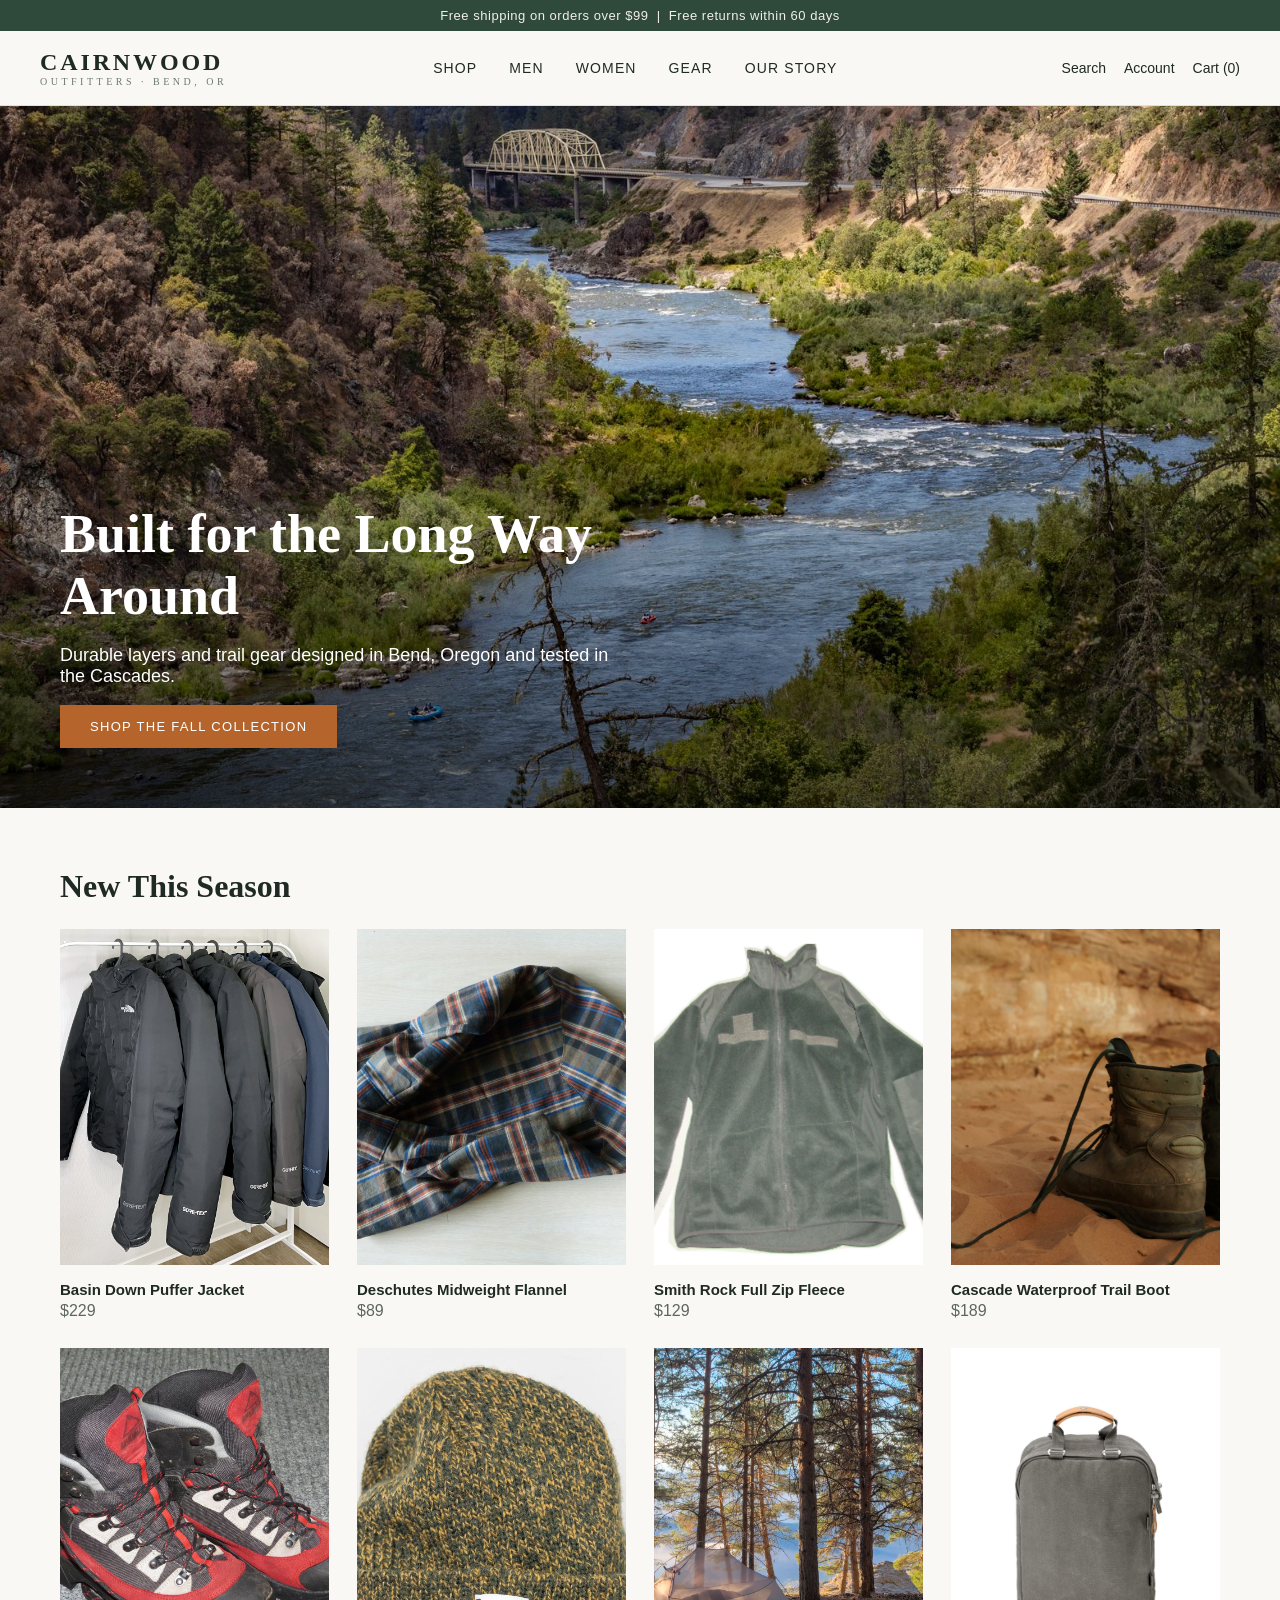
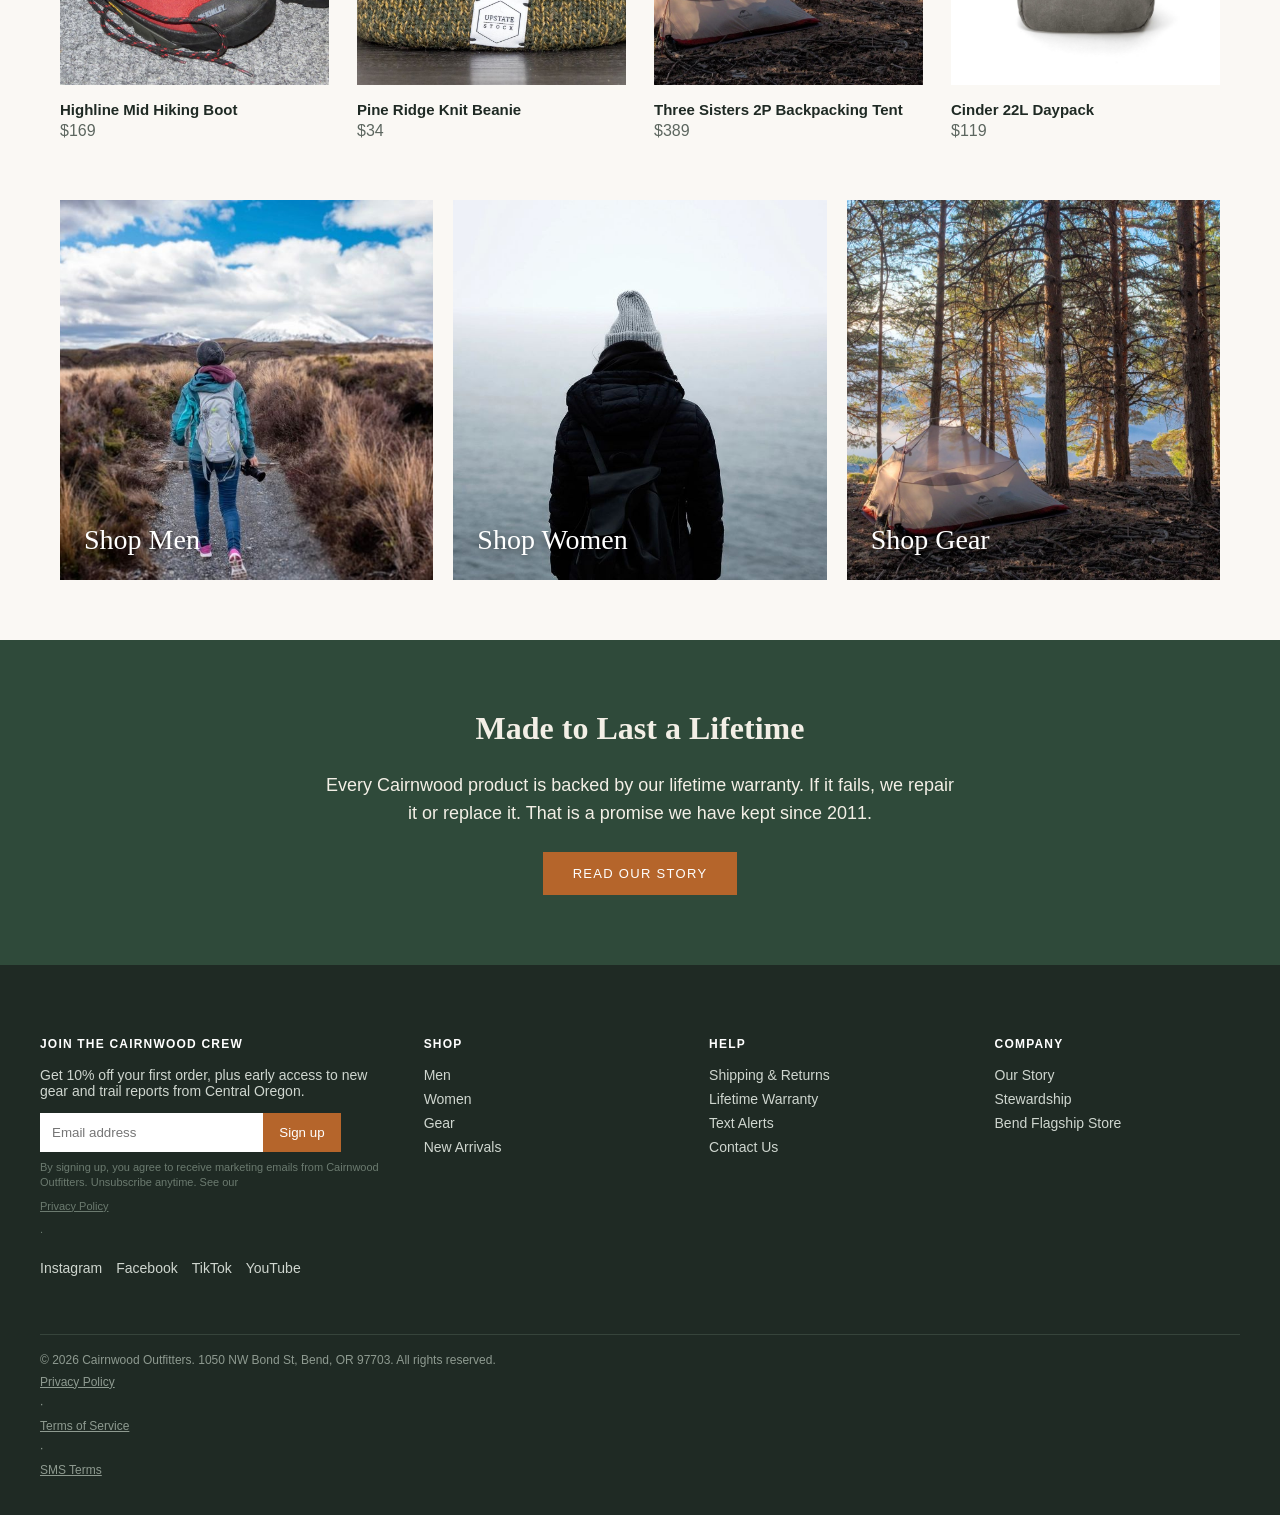
<file: index.html>
<!doctype html><html lang="en"><head><meta charset="utf-8"><meta name="viewport" content="width=device-width,initial-scale=1"><title>Cairnwood Outfitters | Outdoor Apparel and Gear from Bend, Oregon</title><meta name="description" content="Cairnwood Outfitters makes durable outdoor apparel and gear in Bend, Oregon. Free shipping over $99."><link rel="stylesheet" href="style.css"><link rel="icon" href="data:image/svg+xml,<svg xmlns=%22http://www.w3.org/2000/svg%22 viewBox=%220 0 100 100%22><text y=%22.9em%22 font-size=%2290%22>⛰</text></svg>"></head><body>
<div class="ann">Free shipping on orders over $99 &nbsp;|&nbsp; Free returns within 60 days</div>
<header><a class="logo" href="index.html">CAIRNWOOD<small>OUTFITTERS · BEND, OR</small></a><nav><a href="shop.html">Shop</a><a href="shop.html?c=Men">Men</a><a href="shop.html?c=Women">Women</a><a href="shop.html?c=Gear">Gear</a><a href="story.html">Our Story</a></nav><div class="icons"><span>Search</span><span>Account</span><span>Cart (0)</span></div></header><section class="hero"><div><h1>Built for the Long Way Around</h1><p>Durable layers and trail gear designed in Bend, Oregon and tested in the Cascades.</p><a class="btn" href="shop.html">Shop the Fall Collection</a></div></section>
<div class="wrap"><h2>New This Season</h2><div class="grid" id="g"></div></div>
<div class="wrap" style="padding-top:0"><div class="tiles"><a class="tile" href="shop.html?c=Men" style="background-image:url(img/men.jpg)">Shop Men</a><a class="tile" href="shop.html?c=Women" style="background-image:url(img/women.jpg)">Shop Women</a><a class="tile" href="shop.html?c=Gear" style="background-image:url(img/three-sisters-tent.jpg)">Shop Gear</a></div></div>
<section class="band"><h2>Made to Last a Lifetime</h2><p>Every Cairnwood product is backed by our lifetime warranty. If it fails, we repair it or replace it. That is a promise we have kept since 2011.</p><a class="btn" href="story.html">Read Our Story</a></section><footer><div class="fcols"><div><h4>Join the Cairnwood Crew</h4><p>Get 10% off your first order, plus early access to new gear and trail reports from Central Oregon.</p><form class="sub" onsubmit="this.innerHTML='<p>Thanks! Check your inbox for your 10% off code.</p>';return false"><input type="email" required placeholder="Email address"><button>Sign up</button></form><p class="consent">By signing up, you agree to receive marketing emails from Cairnwood Outfitters. Unsubscribe anytime. See our <a href="privacy.html">Privacy Policy</a>.</p><p class="social"><a href="https://www.instagram.com/">Instagram</a><a href="https://www.facebook.com/">Facebook</a><a href="https://www.tiktok.com/">TikTok</a><a href="https://www.youtube.com/">YouTube</a></p></div>
<div><h4>Shop</h4><a href="shop.html?c=Men">Men</a><a href="shop.html?c=Women">Women</a><a href="shop.html?c=Gear">Gear</a><a href="shop.html">New Arrivals</a></div>
<div><h4>Help</h4><a href="shipping-returns.html">Shipping &amp; Returns</a><a href="shipping-returns.html#warranty">Lifetime Warranty</a><a href="#" onclick="showSms();return false">Text Alerts</a><a href="mailto:hello@cairnwoodoutfitters.com">Contact Us</a></div>
<div><h4>Company</h4><a href="story.html">Our Story</a><a href="story.html#stewardship">Stewardship</a><a href="story.html">Bend Flagship Store</a></div></div>
<div class="legal">© 2026 Cairnwood Outfitters. 1050 NW Bond St, Bend, OR 97703. All rights reserved. &nbsp; <a href="privacy.html">Privacy Policy</a> · <a href="terms.html">Terms of Service</a> · <a href="sms-terms.html">SMS Terms</a></div></footer>
<div id="sms"><div class="box"><img src="img/trail.jpg" alt="Trail through the forest"><div class="in"><span class="x" onclick="hideSms()">×</span><p style="letter-spacing:.2em;font-size:12px;color:#b5652b">TEXT CLUB</p><h3>Get 15% off when you sign up for texts</h3><p>Be first to know about restocks, trail drops and members-only sales.</p><div id="smsf"><input type="email" placeholder="Email address"><input type="tel" placeholder="Mobile number"><label class="chk"><input type="checkbox" id="smsok"> Yes, send me recurring automated marketing texts. I agree to the <a href="sms-terms.html">SMS Terms</a> and <a href="privacy.html">Privacy Policy</a>.</label><button class="btn" style="width:100%" onclick="if(!document.getElementById('smsok').checked){document.getElementById('smsok').parentNode.style.color='#b5652b';return}document.getElementById('smsf').innerHTML='<p><b>You are in!</b> Reply Y to the text we just sent to confirm and get your 15% off code.</p>';sessionStorage.cw=1">Unlock 15% off</button></div><p class="fine">By signing up, you agree to receive recurring automated marketing texts from Cairnwood Outfitters at the number provided. Consent is not a condition of purchase. Msg and data rates may apply. Msg frequency varies. Reply HELP for help or STOP to cancel. View <a href="sms-terms.html">SMS Terms</a> and <a href="privacy.html">Privacy Policy</a>.</p><a href="#" onclick="hideSms();return false" style="font-size:12px;text-decoration:underline">No thanks</a></div></div></div>
<script src="products.js"></script><script>
function showSms(){document.getElementById('sms').style.display='flex'}function hideSms(){document.getElementById('sms').style.display='none';sessionStorage.cw=1}
if(!sessionStorage.cw)setTimeout(showSms,4000);
function card(p){return `<a class="card" href="product.html?id=${p.id}"><img src="img/${p.id}.jpg" alt="${p.name}" loading="lazy"><h3>${p.name}</h3><p>$${p.price}</p></a>`}
</script><script>document.getElementById('g').innerHTML=PRODUCTS.slice(0,8).map(card).join('')</script></body></html>
</file>
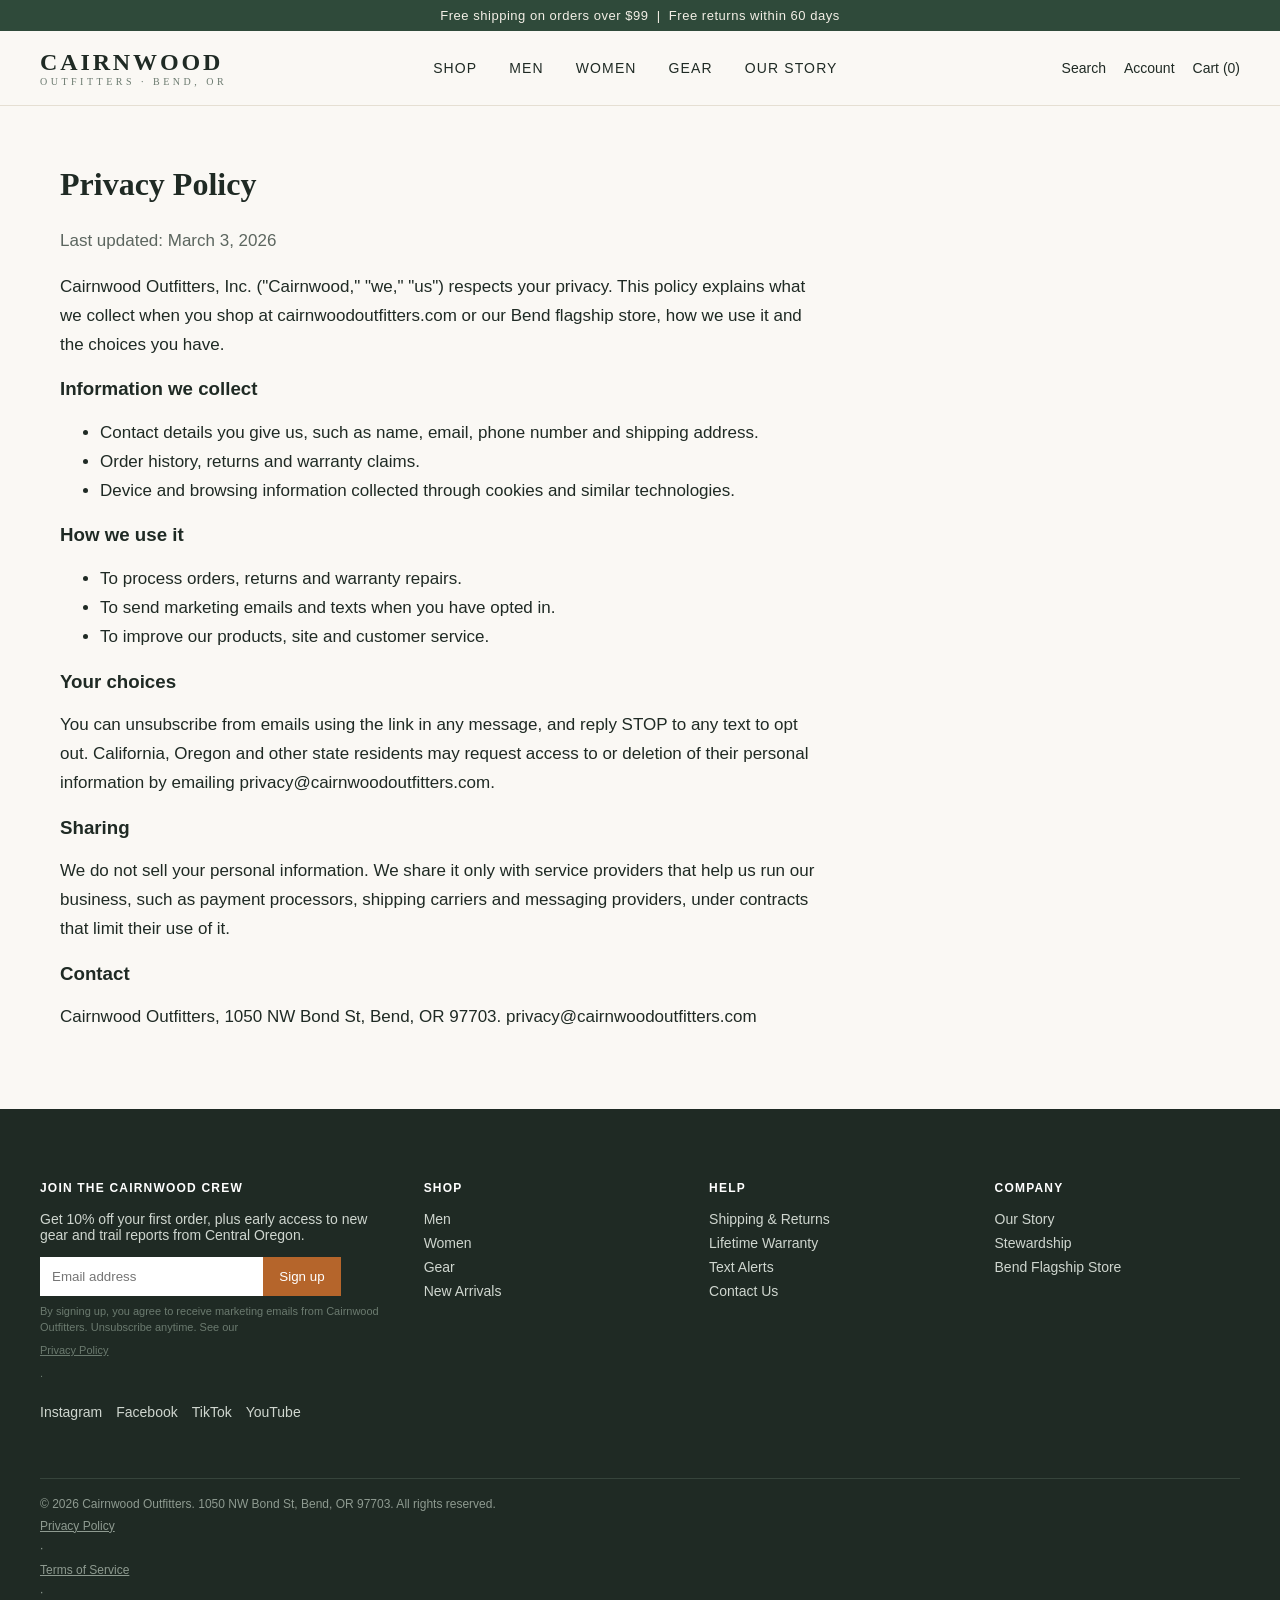
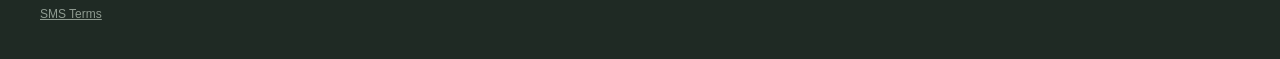
<file: privacy.html>
<!doctype html><html lang="en"><head><meta charset="utf-8"><meta name="viewport" content="width=device-width,initial-scale=1"><title>Privacy Policy | Cairnwood Outfitters</title><meta name="description" content="Cairnwood Outfitters makes durable outdoor apparel and gear in Bend, Oregon. Free shipping over $99."><link rel="stylesheet" href="style.css"><link rel="icon" href="data:image/svg+xml,<svg xmlns=%22http://www.w3.org/2000/svg%22 viewBox=%220 0 100 100%22><text y=%22.9em%22 font-size=%2290%22>⛰</text></svg>"></head><body>
<div class="ann">Free shipping on orders over $99 &nbsp;|&nbsp; Free returns within 60 days</div>
<header><a class="logo" href="index.html">CAIRNWOOD<small>OUTFITTERS · BEND, OR</small></a><nav><a href="shop.html">Shop</a><a href="shop.html?c=Men">Men</a><a href="shop.html?c=Women">Women</a><a href="shop.html?c=Gear">Gear</a><a href="story.html">Our Story</a></nav><div class="icons"><span>Search</span><span>Account</span><span>Cart (0)</span></div></header><div class="wrap policy"><h2>Privacy Policy</h2><p style="color:#5c665f">Last updated: March 3, 2026</p><p>Cairnwood Outfitters, Inc. ("Cairnwood," "we," "us") respects your privacy. This policy explains what we collect when you shop at cairnwoodoutfitters.com or our Bend flagship store, how we use it and the choices you have.</p><h3>Information we collect</h3><ul><li>Contact details you give us, such as name, email, phone number and shipping address.</li><li>Order history, returns and warranty claims.</li><li>Device and browsing information collected through cookies and similar technologies.</li></ul><h3>How we use it</h3><ul><li>To process orders, returns and warranty repairs.</li><li>To send marketing emails and texts when you have opted in.</li><li>To improve our products, site and customer service.</li></ul><h3>Your choices</h3><p>You can unsubscribe from emails using the link in any message, and reply STOP to any text to opt out. California, Oregon and other state residents may request access to or deletion of their personal information by emailing privacy@cairnwoodoutfitters.com.</p><h3>Sharing</h3><p>We do not sell your personal information. We share it only with service providers that help us run our business, such as payment processors, shipping carriers and messaging providers, under contracts that limit their use of it.</p><h3>Contact</h3><p>Cairnwood Outfitters, 1050 NW Bond St, Bend, OR 97703. privacy@cairnwoodoutfitters.com</p></div><footer><div class="fcols"><div><h4>Join the Cairnwood Crew</h4><p>Get 10% off your first order, plus early access to new gear and trail reports from Central Oregon.</p><form class="sub" onsubmit="this.innerHTML='<p>Thanks! Check your inbox for your 10% off code.</p>';return false"><input type="email" required placeholder="Email address"><button>Sign up</button></form><p class="consent">By signing up, you agree to receive marketing emails from Cairnwood Outfitters. Unsubscribe anytime. See our <a href="privacy.html">Privacy Policy</a>.</p><p class="social"><a href="https://www.instagram.com/">Instagram</a><a href="https://www.facebook.com/">Facebook</a><a href="https://www.tiktok.com/">TikTok</a><a href="https://www.youtube.com/">YouTube</a></p></div>
<div><h4>Shop</h4><a href="shop.html?c=Men">Men</a><a href="shop.html?c=Women">Women</a><a href="shop.html?c=Gear">Gear</a><a href="shop.html">New Arrivals</a></div>
<div><h4>Help</h4><a href="shipping-returns.html">Shipping &amp; Returns</a><a href="shipping-returns.html#warranty">Lifetime Warranty</a><a href="#" onclick="showSms();return false">Text Alerts</a><a href="mailto:hello@cairnwoodoutfitters.com">Contact Us</a></div>
<div><h4>Company</h4><a href="story.html">Our Story</a><a href="story.html#stewardship">Stewardship</a><a href="story.html">Bend Flagship Store</a></div></div>
<div class="legal">© 2026 Cairnwood Outfitters. 1050 NW Bond St, Bend, OR 97703. All rights reserved. &nbsp; <a href="privacy.html">Privacy Policy</a> · <a href="terms.html">Terms of Service</a> · <a href="sms-terms.html">SMS Terms</a></div></footer>
<div id="sms"><div class="box"><img src="img/trail.jpg" alt="Trail through the forest"><div class="in"><span class="x" onclick="hideSms()">×</span><p style="letter-spacing:.2em;font-size:12px;color:#b5652b">TEXT CLUB</p><h3>Get 15% off when you sign up for texts</h3><p>Be first to know about restocks, trail drops and members-only sales.</p><div id="smsf"><input type="email" placeholder="Email address"><input type="tel" placeholder="Mobile number"><label class="chk"><input type="checkbox" id="smsok"> Yes, send me recurring automated marketing texts. I agree to the <a href="sms-terms.html">SMS Terms</a> and <a href="privacy.html">Privacy Policy</a>.</label><button class="btn" style="width:100%" onclick="if(!document.getElementById('smsok').checked){document.getElementById('smsok').parentNode.style.color='#b5652b';return}document.getElementById('smsf').innerHTML='<p><b>You are in!</b> Reply Y to the text we just sent to confirm and get your 15% off code.</p>';sessionStorage.cw=1">Unlock 15% off</button></div><p class="fine">By signing up, you agree to receive recurring automated marketing texts from Cairnwood Outfitters at the number provided. Consent is not a condition of purchase. Msg and data rates may apply. Msg frequency varies. Reply HELP for help or STOP to cancel. View <a href="sms-terms.html">SMS Terms</a> and <a href="privacy.html">Privacy Policy</a>.</p><a href="#" onclick="hideSms();return false" style="font-size:12px;text-decoration:underline">No thanks</a></div></div></div>
<script src="products.js"></script><script>
function showSms(){document.getElementById('sms').style.display='flex'}function hideSms(){document.getElementById('sms').style.display='none';sessionStorage.cw=1}
if(!sessionStorage.cw)setTimeout(showSms,4000);
function card(p){return `<a class="card" href="product.html?id=${p.id}"><img src="img/${p.id}.jpg" alt="${p.name}" loading="lazy"><h3>${p.name}</h3><p>$${p.price}</p></a>`}
</script><script></script></body></html>
</file>
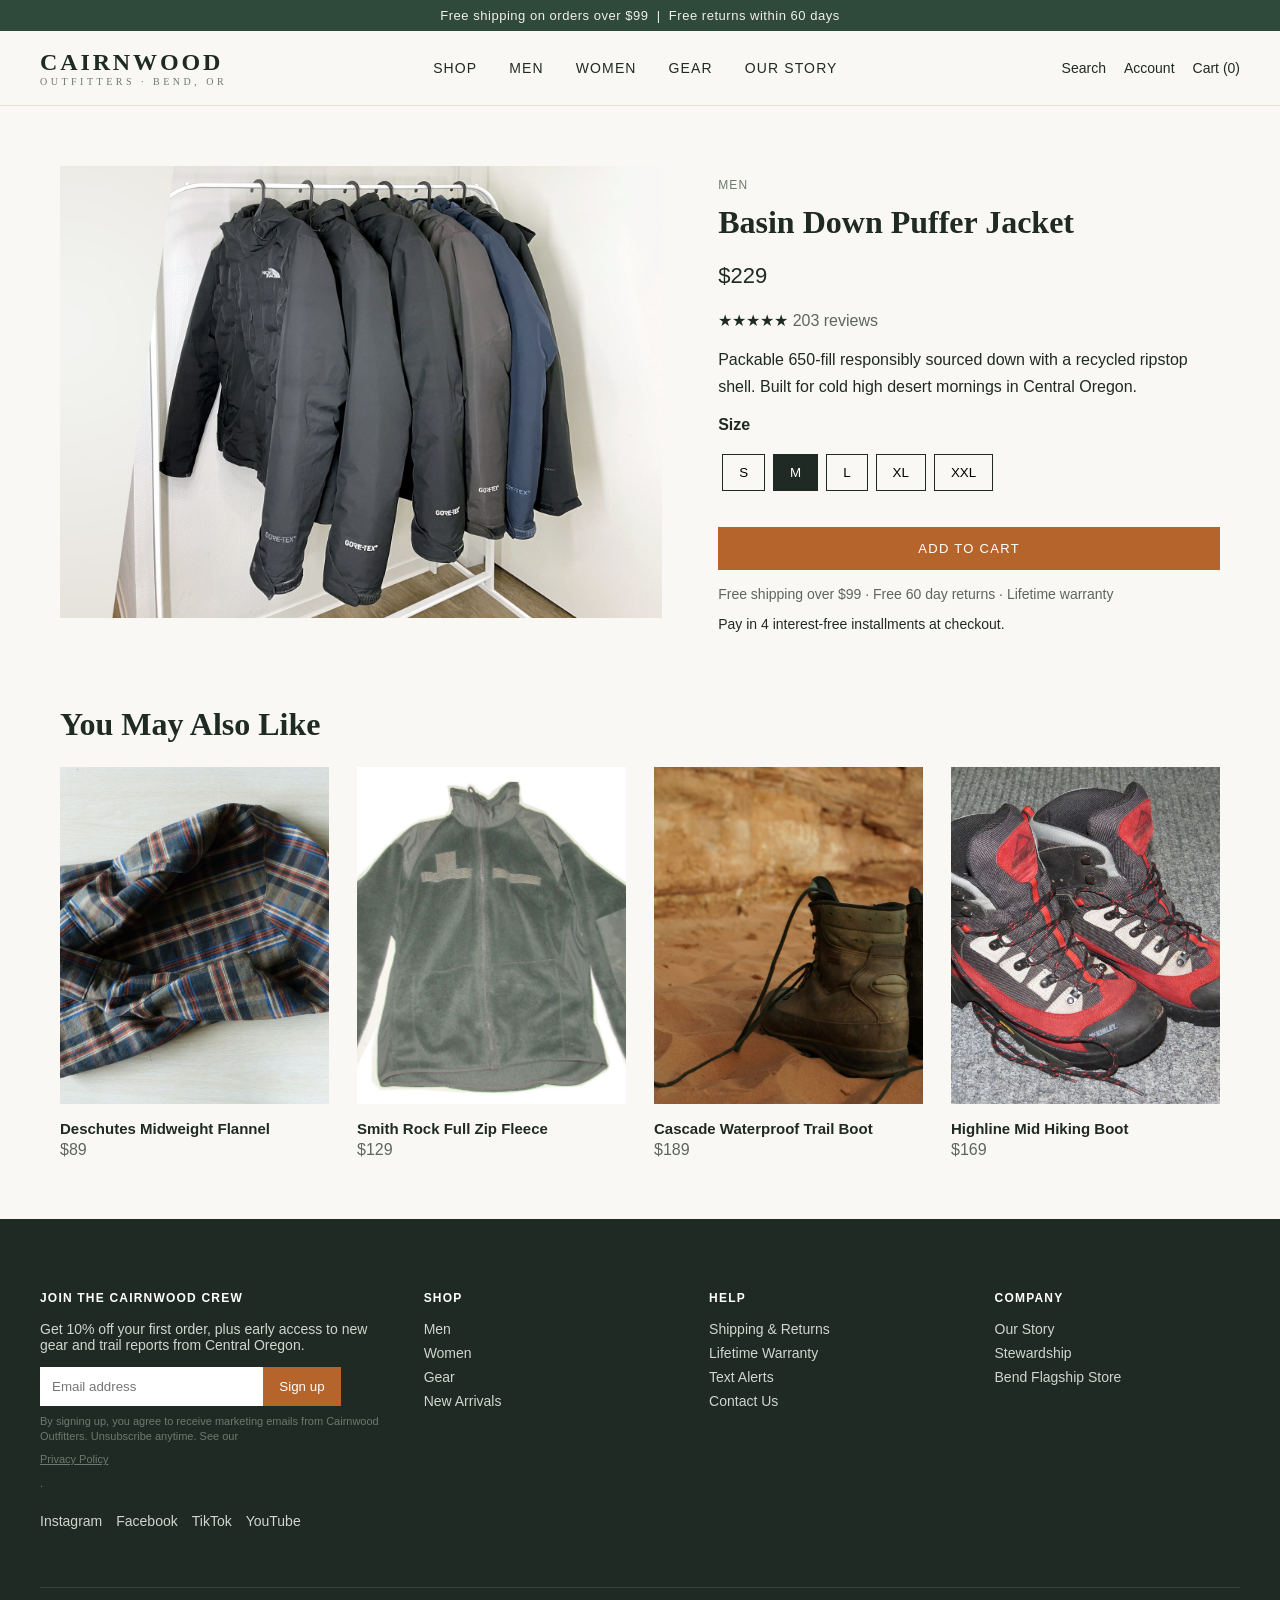
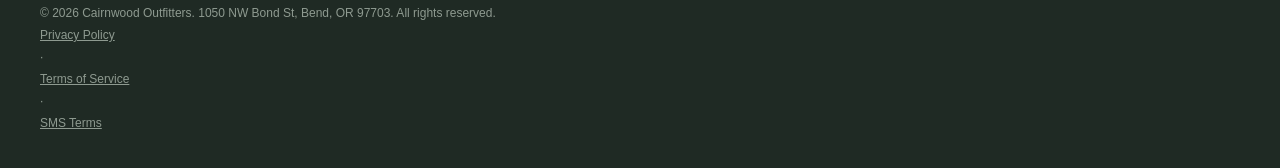
<file: product.html>
<!doctype html><html lang="en"><head><meta charset="utf-8"><meta name="viewport" content="width=device-width,initial-scale=1"><title>Cairnwood Outfitters</title><meta name="description" content="Cairnwood Outfitters makes durable outdoor apparel and gear in Bend, Oregon. Free shipping over $99."><link rel="stylesheet" href="style.css"><link rel="icon" href="data:image/svg+xml,<svg xmlns=%22http://www.w3.org/2000/svg%22 viewBox=%220 0 100 100%22><text y=%22.9em%22 font-size=%2290%22>⛰</text></svg>"></head><body>
<div class="ann">Free shipping on orders over $99 &nbsp;|&nbsp; Free returns within 60 days</div>
<header><a class="logo" href="index.html">CAIRNWOOD<small>OUTFITTERS · BEND, OR</small></a><nav><a href="shop.html">Shop</a><a href="shop.html?c=Men">Men</a><a href="shop.html?c=Women">Women</a><a href="shop.html?c=Gear">Gear</a><a href="story.html">Our Story</a></nav><div class="icons"><span>Search</span><span>Account</span><span>Cart (0)</span></div></header><div class="wrap"><div class="pdp" id="p"></div></div><div class="wrap" style="padding-top:0"><h2>You May Also Like</h2><div class="grid" id="g"></div></div><footer><div class="fcols"><div><h4>Join the Cairnwood Crew</h4><p>Get 10% off your first order, plus early access to new gear and trail reports from Central Oregon.</p><form class="sub" onsubmit="this.innerHTML='<p>Thanks! Check your inbox for your 10% off code.</p>';return false"><input type="email" required placeholder="Email address"><button>Sign up</button></form><p class="consent">By signing up, you agree to receive marketing emails from Cairnwood Outfitters. Unsubscribe anytime. See our <a href="privacy.html">Privacy Policy</a>.</p><p class="social"><a href="https://www.instagram.com/">Instagram</a><a href="https://www.facebook.com/">Facebook</a><a href="https://www.tiktok.com/">TikTok</a><a href="https://www.youtube.com/">YouTube</a></p></div>
<div><h4>Shop</h4><a href="shop.html?c=Men">Men</a><a href="shop.html?c=Women">Women</a><a href="shop.html?c=Gear">Gear</a><a href="shop.html">New Arrivals</a></div>
<div><h4>Help</h4><a href="shipping-returns.html">Shipping &amp; Returns</a><a href="shipping-returns.html#warranty">Lifetime Warranty</a><a href="#" onclick="showSms();return false">Text Alerts</a><a href="mailto:hello@cairnwoodoutfitters.com">Contact Us</a></div>
<div><h4>Company</h4><a href="story.html">Our Story</a><a href="story.html#stewardship">Stewardship</a><a href="story.html">Bend Flagship Store</a></div></div>
<div class="legal">© 2026 Cairnwood Outfitters. 1050 NW Bond St, Bend, OR 97703. All rights reserved. &nbsp; <a href="privacy.html">Privacy Policy</a> · <a href="terms.html">Terms of Service</a> · <a href="sms-terms.html">SMS Terms</a></div></footer>
<div id="sms"><div class="box"><img src="img/trail.jpg" alt="Trail through the forest"><div class="in"><span class="x" onclick="hideSms()">×</span><p style="letter-spacing:.2em;font-size:12px;color:#b5652b">TEXT CLUB</p><h3>Get 15% off when you sign up for texts</h3><p>Be first to know about restocks, trail drops and members-only sales.</p><div id="smsf"><input type="email" placeholder="Email address"><input type="tel" placeholder="Mobile number"><label class="chk"><input type="checkbox" id="smsok"> Yes, send me recurring automated marketing texts. I agree to the <a href="sms-terms.html">SMS Terms</a> and <a href="privacy.html">Privacy Policy</a>.</label><button class="btn" style="width:100%" onclick="if(!document.getElementById('smsok').checked){document.getElementById('smsok').parentNode.style.color='#b5652b';return}document.getElementById('smsf').innerHTML='<p><b>You are in!</b> Reply Y to the text we just sent to confirm and get your 15% off code.</p>';sessionStorage.cw=1">Unlock 15% off</button></div><p class="fine">By signing up, you agree to receive recurring automated marketing texts from Cairnwood Outfitters at the number provided. Consent is not a condition of purchase. Msg and data rates may apply. Msg frequency varies. Reply HELP for help or STOP to cancel. View <a href="sms-terms.html">SMS Terms</a> and <a href="privacy.html">Privacy Policy</a>.</p><a href="#" onclick="hideSms();return false" style="font-size:12px;text-decoration:underline">No thanks</a></div></div></div>
<script src="products.js"></script><script>
function showSms(){document.getElementById('sms').style.display='flex'}function hideSms(){document.getElementById('sms').style.display='none';sessionStorage.cw=1}
if(!sessionStorage.cw)setTimeout(showSms,4000);
function card(p){return `<a class="card" href="product.html?id=${p.id}"><img src="img/${p.id}.jpg" alt="${p.name}" loading="lazy"><h3>${p.name}</h3><p>$${p.price}</p></a>`}
</script><script>const id=new URLSearchParams(location.search).get('id')||PRODUCTS[0].id;const p=PRODUCTS.find(x=>x.id==id)||PRODUCTS[0];document.title=p.name+' | Cairnwood Outfitters';
document.getElementById('p').innerHTML=`<img src="img/${p.id}.jpg" alt="${p.name}"><div><p style="color:#6b7a6f;text-transform:uppercase;font-size:12px;letter-spacing:.1em">${p.cat}</p><h1 style="font-family:Georgia,serif;margin:0 0 8px">${p.name}</h1><p style="font-size:22px">$${p.price}</p><p>★★★★★ <span style="color:#5c665f">${(p.price*7)%180+40} reviews</span></p><p style="line-height:1.7">${p.desc}</p><p><b>Size</b></p><div class="sizes">${p.sizes.map((s,i)=>`<button class="${i==1||p.sizes.length==1?'on':''}" onclick="[...this.parentNode.children].forEach(b=>b.className='');this.className='on'">${s}</button>`).join('')}</div><p><button class="btn" style="width:100%;margin-top:16px" onclick="this.textContent='Added to cart'">Add to Cart</button></p><p style="font-size:14px;color:#5c665f">Free shipping over $99 · Free 60 day returns · Lifetime warranty</p><p style="font-size:14px">Pay in 4 interest-free installments at checkout.</p></div>`;
document.getElementById('g').innerHTML=PRODUCTS.filter(x=>x.id!=p.id).slice(0,4).map(card).join('')</script></body></html>
</file>
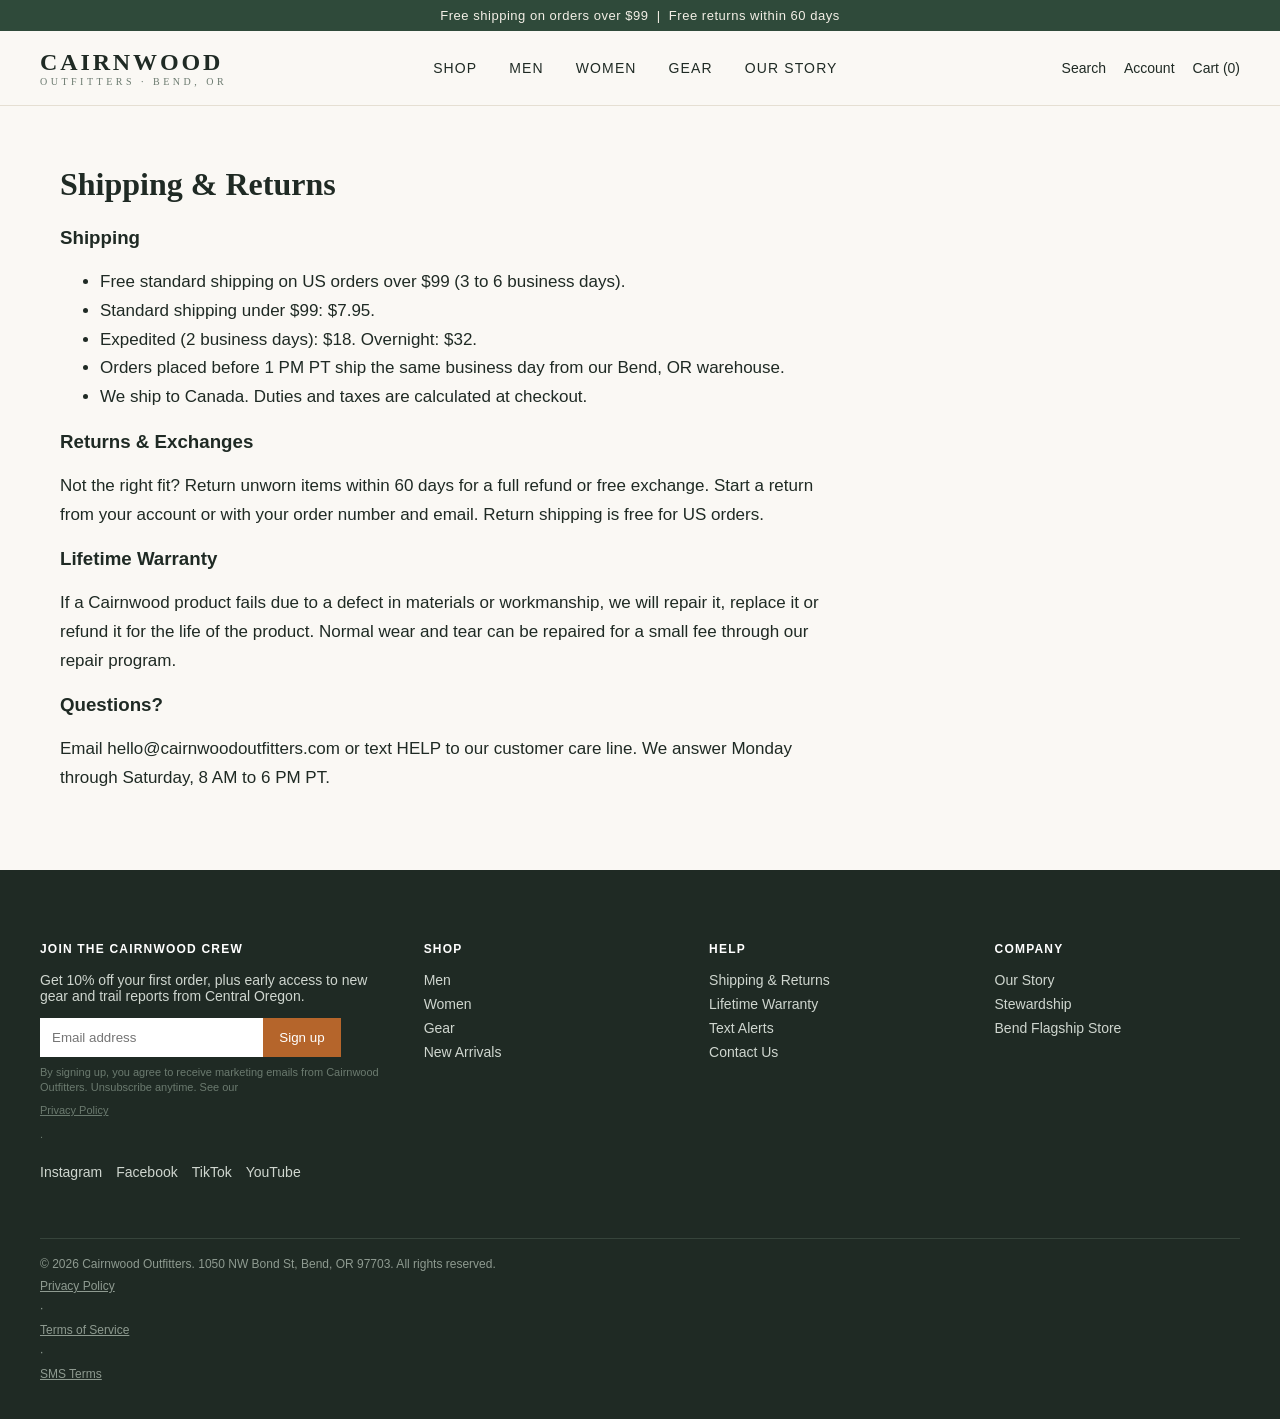
<file: shipping-returns.html>
<!doctype html><html lang="en"><head><meta charset="utf-8"><meta name="viewport" content="width=device-width,initial-scale=1"><title>Shipping and Returns | Cairnwood Outfitters</title><meta name="description" content="Cairnwood Outfitters makes durable outdoor apparel and gear in Bend, Oregon. Free shipping over $99."><link rel="stylesheet" href="style.css"><link rel="icon" href="data:image/svg+xml,<svg xmlns=%22http://www.w3.org/2000/svg%22 viewBox=%220 0 100 100%22><text y=%22.9em%22 font-size=%2290%22>⛰</text></svg>"></head><body>
<div class="ann">Free shipping on orders over $99 &nbsp;|&nbsp; Free returns within 60 days</div>
<header><a class="logo" href="index.html">CAIRNWOOD<small>OUTFITTERS · BEND, OR</small></a><nav><a href="shop.html">Shop</a><a href="shop.html?c=Men">Men</a><a href="shop.html?c=Women">Women</a><a href="shop.html?c=Gear">Gear</a><a href="story.html">Our Story</a></nav><div class="icons"><span>Search</span><span>Account</span><span>Cart (0)</span></div></header><div class="wrap policy"><h2>Shipping &amp; Returns</h2><h3>Shipping</h3><ul><li>Free standard shipping on US orders over $99 (3 to 6 business days).</li><li>Standard shipping under $99: $7.95.</li><li>Expedited (2 business days): $18. Overnight: $32.</li><li>Orders placed before 1 PM PT ship the same business day from our Bend, OR warehouse.</li><li>We ship to Canada. Duties and taxes are calculated at checkout.</li></ul><h3>Returns &amp; Exchanges</h3><p>Not the right fit? Return unworn items within 60 days for a full refund or free exchange. Start a return from your account or with your order number and email. Return shipping is free for US orders.</p><h3 id="warranty">Lifetime Warranty</h3><p>If a Cairnwood product fails due to a defect in materials or workmanship, we will repair it, replace it or refund it for the life of the product. Normal wear and tear can be repaired for a small fee through our repair program.</p><h3>Questions?</h3><p>Email hello@cairnwoodoutfitters.com or text HELP to our customer care line. We answer Monday through Saturday, 8 AM to 6 PM PT.</p></div><footer><div class="fcols"><div><h4>Join the Cairnwood Crew</h4><p>Get 10% off your first order, plus early access to new gear and trail reports from Central Oregon.</p><form class="sub" onsubmit="this.innerHTML='<p>Thanks! Check your inbox for your 10% off code.</p>';return false"><input type="email" required placeholder="Email address"><button>Sign up</button></form><p class="consent">By signing up, you agree to receive marketing emails from Cairnwood Outfitters. Unsubscribe anytime. See our <a href="privacy.html">Privacy Policy</a>.</p><p class="social"><a href="https://www.instagram.com/">Instagram</a><a href="https://www.facebook.com/">Facebook</a><a href="https://www.tiktok.com/">TikTok</a><a href="https://www.youtube.com/">YouTube</a></p></div>
<div><h4>Shop</h4><a href="shop.html?c=Men">Men</a><a href="shop.html?c=Women">Women</a><a href="shop.html?c=Gear">Gear</a><a href="shop.html">New Arrivals</a></div>
<div><h4>Help</h4><a href="shipping-returns.html">Shipping &amp; Returns</a><a href="shipping-returns.html#warranty">Lifetime Warranty</a><a href="#" onclick="showSms();return false">Text Alerts</a><a href="mailto:hello@cairnwoodoutfitters.com">Contact Us</a></div>
<div><h4>Company</h4><a href="story.html">Our Story</a><a href="story.html#stewardship">Stewardship</a><a href="story.html">Bend Flagship Store</a></div></div>
<div class="legal">© 2026 Cairnwood Outfitters. 1050 NW Bond St, Bend, OR 97703. All rights reserved. &nbsp; <a href="privacy.html">Privacy Policy</a> · <a href="terms.html">Terms of Service</a> · <a href="sms-terms.html">SMS Terms</a></div></footer>
<div id="sms"><div class="box"><img src="img/trail.jpg" alt="Trail through the forest"><div class="in"><span class="x" onclick="hideSms()">×</span><p style="letter-spacing:.2em;font-size:12px;color:#b5652b">TEXT CLUB</p><h3>Get 15% off when you sign up for texts</h3><p>Be first to know about restocks, trail drops and members-only sales.</p><div id="smsf"><input type="email" placeholder="Email address"><input type="tel" placeholder="Mobile number"><label class="chk"><input type="checkbox" id="smsok"> Yes, send me recurring automated marketing texts. I agree to the <a href="sms-terms.html">SMS Terms</a> and <a href="privacy.html">Privacy Policy</a>.</label><button class="btn" style="width:100%" onclick="if(!document.getElementById('smsok').checked){document.getElementById('smsok').parentNode.style.color='#b5652b';return}document.getElementById('smsf').innerHTML='<p><b>You are in!</b> Reply Y to the text we just sent to confirm and get your 15% off code.</p>';sessionStorage.cw=1">Unlock 15% off</button></div><p class="fine">By signing up, you agree to receive recurring automated marketing texts from Cairnwood Outfitters at the number provided. Consent is not a condition of purchase. Msg and data rates may apply. Msg frequency varies. Reply HELP for help or STOP to cancel. View <a href="sms-terms.html">SMS Terms</a> and <a href="privacy.html">Privacy Policy</a>.</p><a href="#" onclick="hideSms();return false" style="font-size:12px;text-decoration:underline">No thanks</a></div></div></div>
<script src="products.js"></script><script>
function showSms(){document.getElementById('sms').style.display='flex'}function hideSms(){document.getElementById('sms').style.display='none';sessionStorage.cw=1}
if(!sessionStorage.cw)setTimeout(showSms,4000);
function card(p){return `<a class="card" href="product.html?id=${p.id}"><img src="img/${p.id}.jpg" alt="${p.name}" loading="lazy"><h3>${p.name}</h3><p>$${p.price}</p></a>`}
</script><script></script></body></html>
</file>
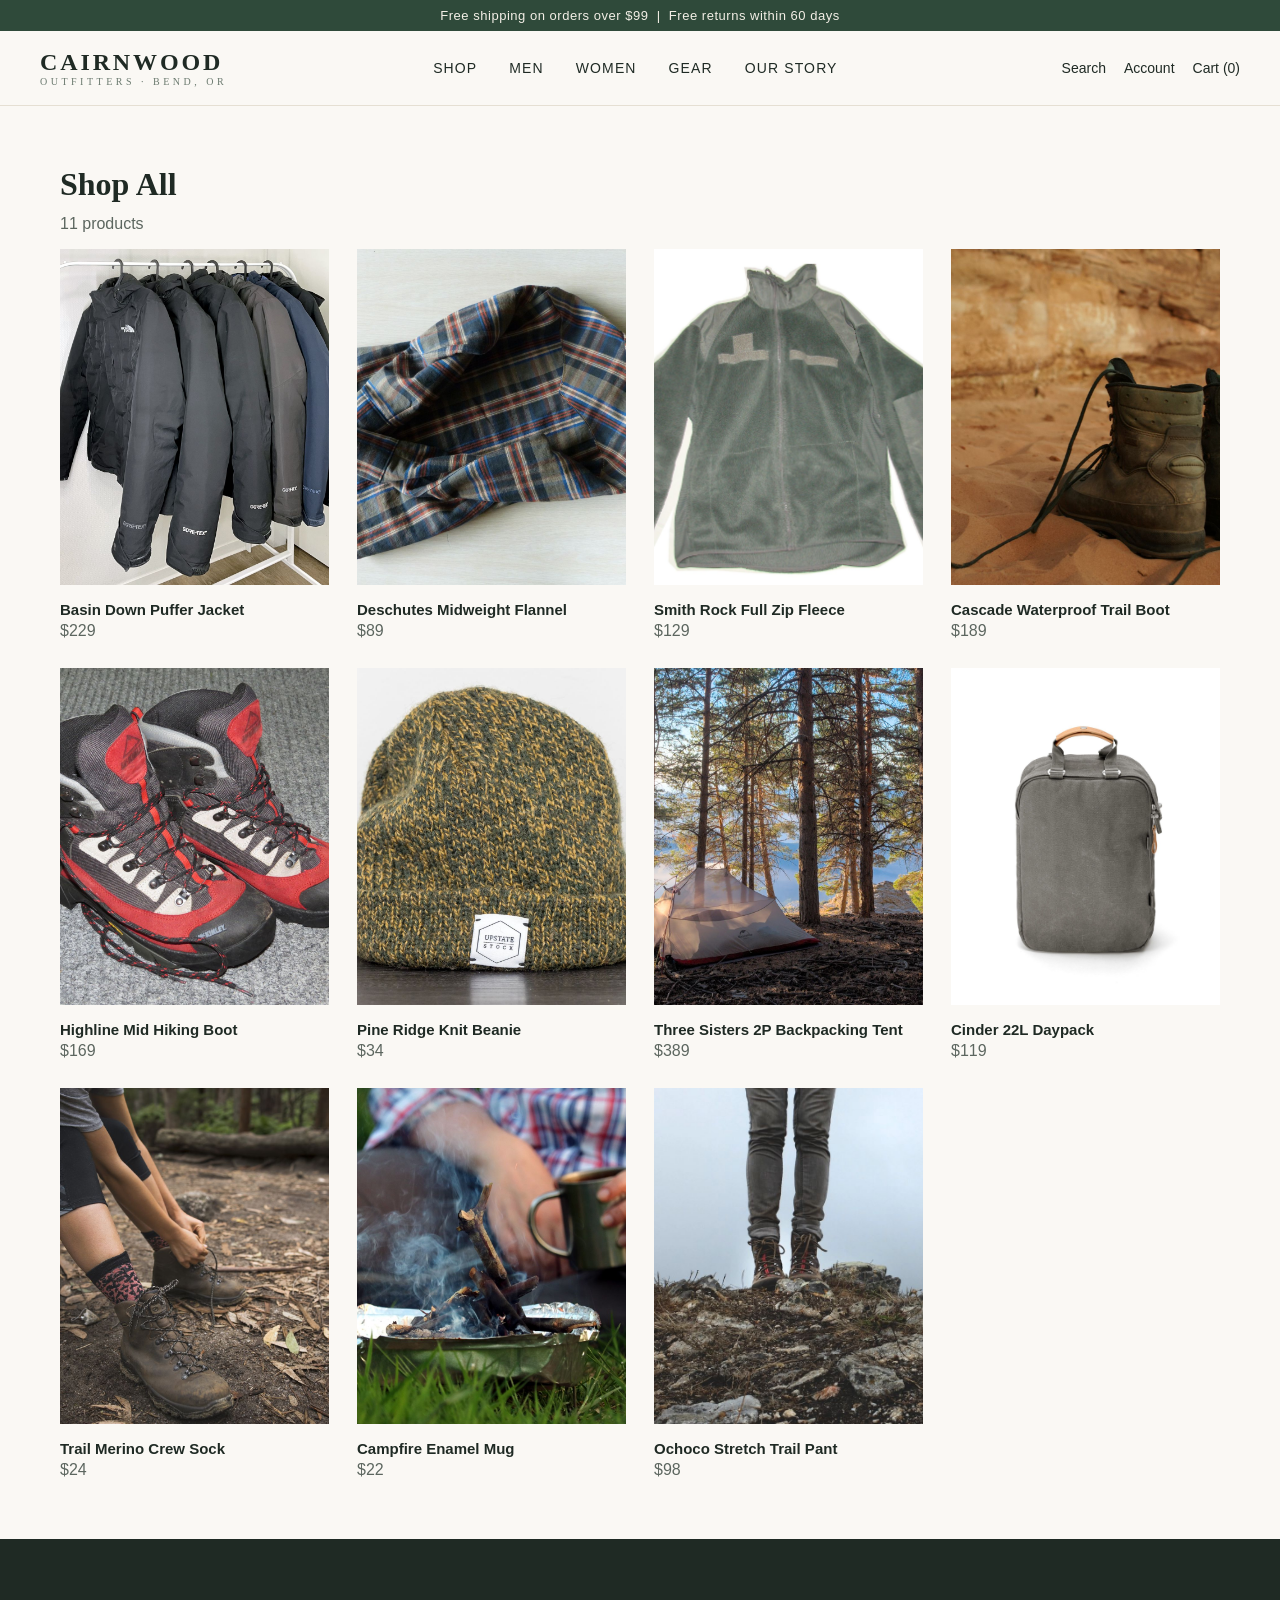
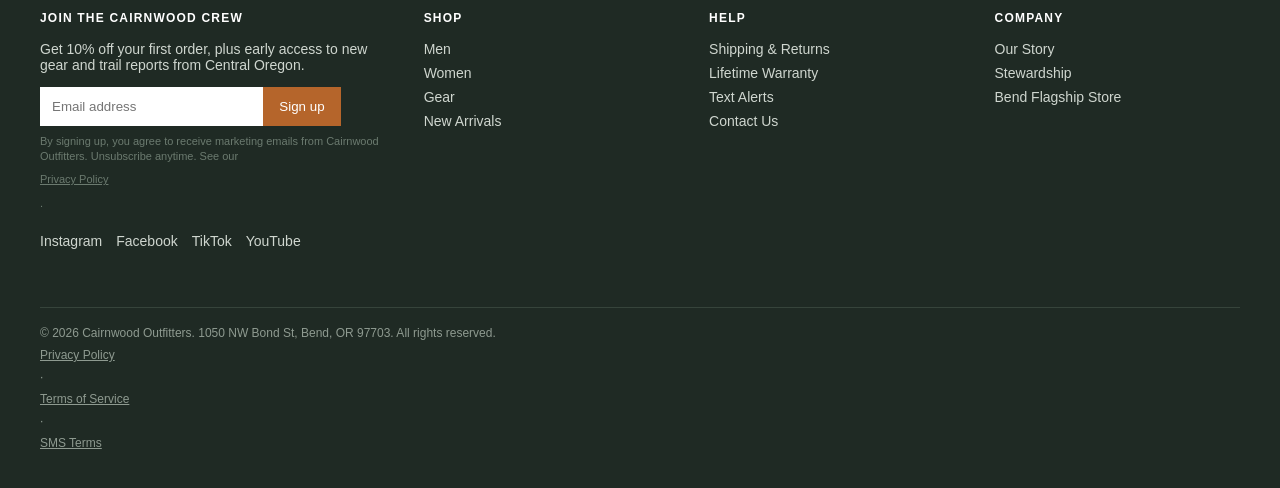
<file: shop.html>
<!doctype html><html lang="en"><head><meta charset="utf-8"><meta name="viewport" content="width=device-width,initial-scale=1"><title>Shop All | Cairnwood Outfitters</title><meta name="description" content="Cairnwood Outfitters makes durable outdoor apparel and gear in Bend, Oregon. Free shipping over $99."><link rel="stylesheet" href="style.css"><link rel="icon" href="data:image/svg+xml,<svg xmlns=%22http://www.w3.org/2000/svg%22 viewBox=%220 0 100 100%22><text y=%22.9em%22 font-size=%2290%22>⛰</text></svg>"></head><body>
<div class="ann">Free shipping on orders over $99 &nbsp;|&nbsp; Free returns within 60 days</div>
<header><a class="logo" href="index.html">CAIRNWOOD<small>OUTFITTERS · BEND, OR</small></a><nav><a href="shop.html">Shop</a><a href="shop.html?c=Men">Men</a><a href="shop.html?c=Women">Women</a><a href="shop.html?c=Gear">Gear</a><a href="story.html">Our Story</a></nav><div class="icons"><span>Search</span><span>Account</span><span>Cart (0)</span></div></header><div class="wrap"><h2 id="t">Shop All</h2><p id="n" style="color:#5c665f;margin-top:-12px"></p><div class="grid" id="g"></div></div><footer><div class="fcols"><div><h4>Join the Cairnwood Crew</h4><p>Get 10% off your first order, plus early access to new gear and trail reports from Central Oregon.</p><form class="sub" onsubmit="this.innerHTML='<p>Thanks! Check your inbox for your 10% off code.</p>';return false"><input type="email" required placeholder="Email address"><button>Sign up</button></form><p class="consent">By signing up, you agree to receive marketing emails from Cairnwood Outfitters. Unsubscribe anytime. See our <a href="privacy.html">Privacy Policy</a>.</p><p class="social"><a href="https://www.instagram.com/">Instagram</a><a href="https://www.facebook.com/">Facebook</a><a href="https://www.tiktok.com/">TikTok</a><a href="https://www.youtube.com/">YouTube</a></p></div>
<div><h4>Shop</h4><a href="shop.html?c=Men">Men</a><a href="shop.html?c=Women">Women</a><a href="shop.html?c=Gear">Gear</a><a href="shop.html">New Arrivals</a></div>
<div><h4>Help</h4><a href="shipping-returns.html">Shipping &amp; Returns</a><a href="shipping-returns.html#warranty">Lifetime Warranty</a><a href="#" onclick="showSms();return false">Text Alerts</a><a href="mailto:hello@cairnwoodoutfitters.com">Contact Us</a></div>
<div><h4>Company</h4><a href="story.html">Our Story</a><a href="story.html#stewardship">Stewardship</a><a href="story.html">Bend Flagship Store</a></div></div>
<div class="legal">© 2026 Cairnwood Outfitters. 1050 NW Bond St, Bend, OR 97703. All rights reserved. &nbsp; <a href="privacy.html">Privacy Policy</a> · <a href="terms.html">Terms of Service</a> · <a href="sms-terms.html">SMS Terms</a></div></footer>
<div id="sms"><div class="box"><img src="img/trail.jpg" alt="Trail through the forest"><div class="in"><span class="x" onclick="hideSms()">×</span><p style="letter-spacing:.2em;font-size:12px;color:#b5652b">TEXT CLUB</p><h3>Get 15% off when you sign up for texts</h3><p>Be first to know about restocks, trail drops and members-only sales.</p><div id="smsf"><input type="email" placeholder="Email address"><input type="tel" placeholder="Mobile number"><label class="chk"><input type="checkbox" id="smsok"> Yes, send me recurring automated marketing texts. I agree to the <a href="sms-terms.html">SMS Terms</a> and <a href="privacy.html">Privacy Policy</a>.</label><button class="btn" style="width:100%" onclick="if(!document.getElementById('smsok').checked){document.getElementById('smsok').parentNode.style.color='#b5652b';return}document.getElementById('smsf').innerHTML='<p><b>You are in!</b> Reply Y to the text we just sent to confirm and get your 15% off code.</p>';sessionStorage.cw=1">Unlock 15% off</button></div><p class="fine">By signing up, you agree to receive recurring automated marketing texts from Cairnwood Outfitters at the number provided. Consent is not a condition of purchase. Msg and data rates may apply. Msg frequency varies. Reply HELP for help or STOP to cancel. View <a href="sms-terms.html">SMS Terms</a> and <a href="privacy.html">Privacy Policy</a>.</p><a href="#" onclick="hideSms();return false" style="font-size:12px;text-decoration:underline">No thanks</a></div></div></div>
<script src="products.js"></script><script>
function showSms(){document.getElementById('sms').style.display='flex'}function hideSms(){document.getElementById('sms').style.display='none';sessionStorage.cw=1}
if(!sessionStorage.cw)setTimeout(showSms,4000);
function card(p){return `<a class="card" href="product.html?id=${p.id}"><img src="img/${p.id}.jpg" alt="${p.name}" loading="lazy"><h3>${p.name}</h3><p>$${p.price}</p></a>`}
</script><script>const c=new URLSearchParams(location.search).get('c');const l=c?PRODUCTS.filter(p=>p.cat==c):PRODUCTS;if(c){document.getElementById('t').textContent="Shop "+c;document.title='Shop '+c+' | Cairnwood Outfitters'}document.getElementById('n').textContent=l.length+' products';document.getElementById('g').innerHTML=l.map(card).join('')</script></body></html>
</file>
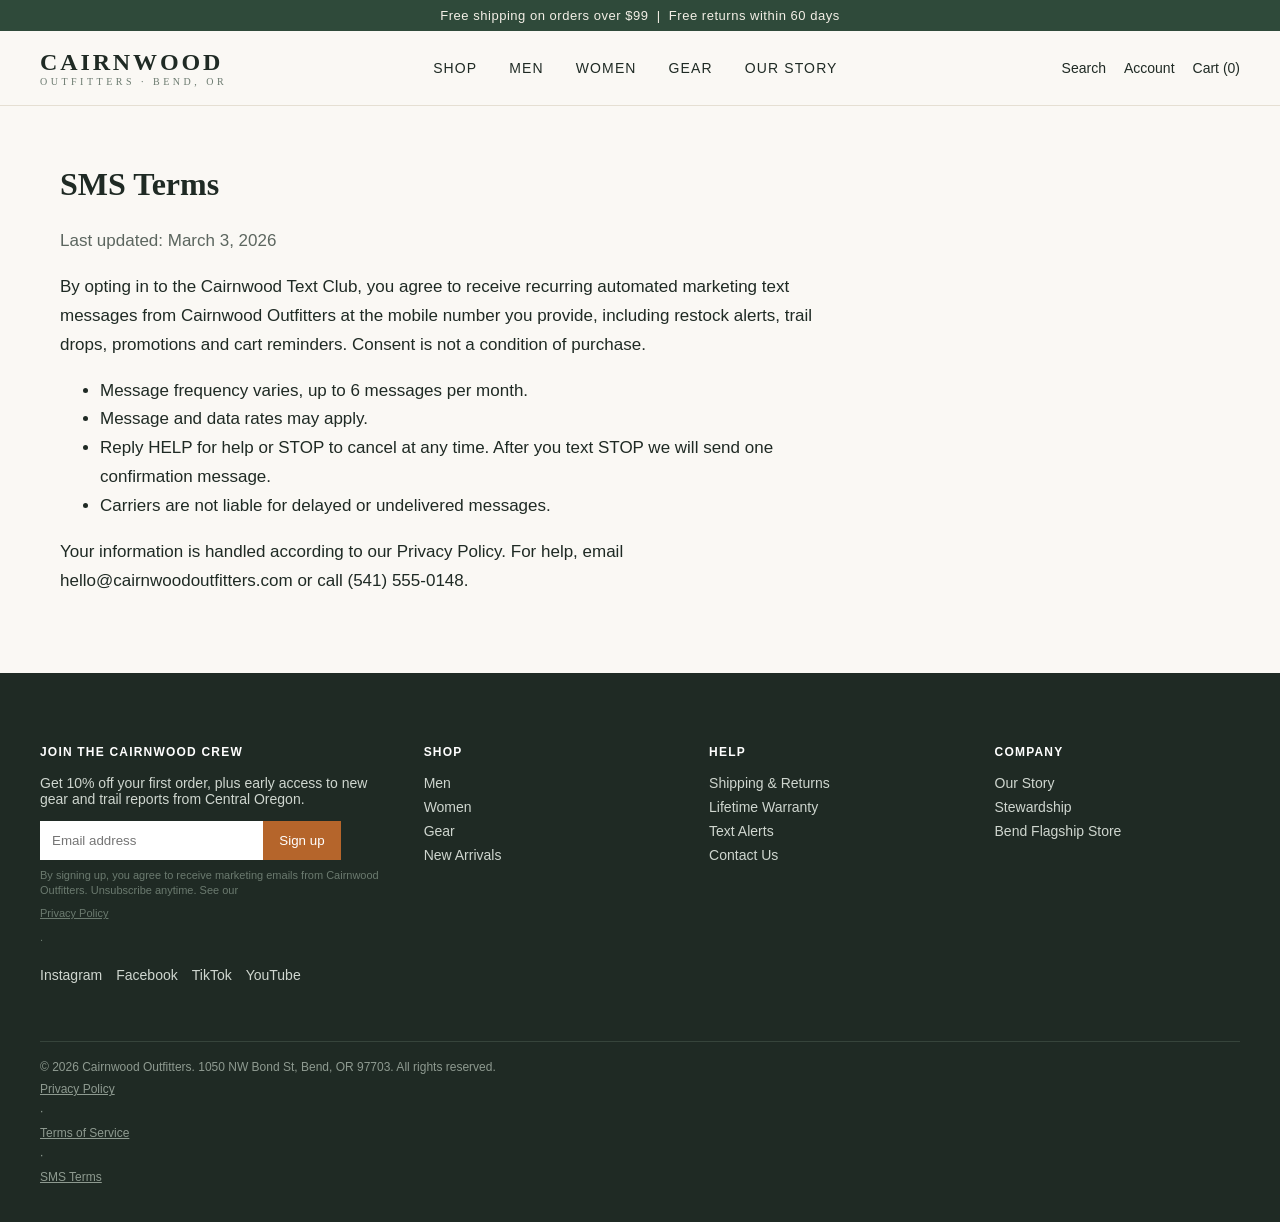
<file: sms-terms.html>
<!doctype html><html lang="en"><head><meta charset="utf-8"><meta name="viewport" content="width=device-width,initial-scale=1"><title>SMS Terms | Cairnwood Outfitters</title><meta name="description" content="Cairnwood Outfitters makes durable outdoor apparel and gear in Bend, Oregon. Free shipping over $99."><link rel="stylesheet" href="style.css"><link rel="icon" href="data:image/svg+xml,<svg xmlns=%22http://www.w3.org/2000/svg%22 viewBox=%220 0 100 100%22><text y=%22.9em%22 font-size=%2290%22>⛰</text></svg>"></head><body>
<div class="ann">Free shipping on orders over $99 &nbsp;|&nbsp; Free returns within 60 days</div>
<header><a class="logo" href="index.html">CAIRNWOOD<small>OUTFITTERS · BEND, OR</small></a><nav><a href="shop.html">Shop</a><a href="shop.html?c=Men">Men</a><a href="shop.html?c=Women">Women</a><a href="shop.html?c=Gear">Gear</a><a href="story.html">Our Story</a></nav><div class="icons"><span>Search</span><span>Account</span><span>Cart (0)</span></div></header><div class="wrap policy"><h2>SMS Terms</h2><p style="color:#5c665f">Last updated: March 3, 2026</p><p>By opting in to the Cairnwood Text Club, you agree to receive recurring automated marketing text messages from Cairnwood Outfitters at the mobile number you provide, including restock alerts, trail drops, promotions and cart reminders. Consent is not a condition of purchase.</p><ul><li>Message frequency varies, up to 6 messages per month.</li><li>Message and data rates may apply.</li><li>Reply HELP for help or STOP to cancel at any time. After you text STOP we will send one confirmation message.</li><li>Carriers are not liable for delayed or undelivered messages.</li></ul><p>Your information is handled according to our <a href="privacy.html">Privacy Policy</a>. For help, email hello@cairnwoodoutfitters.com or call (541) 555-0148.</p></div><footer><div class="fcols"><div><h4>Join the Cairnwood Crew</h4><p>Get 10% off your first order, plus early access to new gear and trail reports from Central Oregon.</p><form class="sub" onsubmit="this.innerHTML='<p>Thanks! Check your inbox for your 10% off code.</p>';return false"><input type="email" required placeholder="Email address"><button>Sign up</button></form><p class="consent">By signing up, you agree to receive marketing emails from Cairnwood Outfitters. Unsubscribe anytime. See our <a href="privacy.html">Privacy Policy</a>.</p><p class="social"><a href="https://www.instagram.com/">Instagram</a><a href="https://www.facebook.com/">Facebook</a><a href="https://www.tiktok.com/">TikTok</a><a href="https://www.youtube.com/">YouTube</a></p></div>
<div><h4>Shop</h4><a href="shop.html?c=Men">Men</a><a href="shop.html?c=Women">Women</a><a href="shop.html?c=Gear">Gear</a><a href="shop.html">New Arrivals</a></div>
<div><h4>Help</h4><a href="shipping-returns.html">Shipping &amp; Returns</a><a href="shipping-returns.html#warranty">Lifetime Warranty</a><a href="#" onclick="showSms();return false">Text Alerts</a><a href="mailto:hello@cairnwoodoutfitters.com">Contact Us</a></div>
<div><h4>Company</h4><a href="story.html">Our Story</a><a href="story.html#stewardship">Stewardship</a><a href="story.html">Bend Flagship Store</a></div></div>
<div class="legal">© 2026 Cairnwood Outfitters. 1050 NW Bond St, Bend, OR 97703. All rights reserved. &nbsp; <a href="privacy.html">Privacy Policy</a> · <a href="terms.html">Terms of Service</a> · <a href="sms-terms.html">SMS Terms</a></div></footer>
<div id="sms"><div class="box"><img src="img/trail.jpg" alt="Trail through the forest"><div class="in"><span class="x" onclick="hideSms()">×</span><p style="letter-spacing:.2em;font-size:12px;color:#b5652b">TEXT CLUB</p><h3>Get 15% off when you sign up for texts</h3><p>Be first to know about restocks, trail drops and members-only sales.</p><div id="smsf"><input type="email" placeholder="Email address"><input type="tel" placeholder="Mobile number"><label class="chk"><input type="checkbox" id="smsok"> Yes, send me recurring automated marketing texts. I agree to the <a href="sms-terms.html">SMS Terms</a> and <a href="privacy.html">Privacy Policy</a>.</label><button class="btn" style="width:100%" onclick="if(!document.getElementById('smsok').checked){document.getElementById('smsok').parentNode.style.color='#b5652b';return}document.getElementById('smsf').innerHTML='<p><b>You are in!</b> Reply Y to the text we just sent to confirm and get your 15% off code.</p>';sessionStorage.cw=1">Unlock 15% off</button></div><p class="fine">By signing up, you agree to receive recurring automated marketing texts from Cairnwood Outfitters at the number provided. Consent is not a condition of purchase. Msg and data rates may apply. Msg frequency varies. Reply HELP for help or STOP to cancel. View <a href="sms-terms.html">SMS Terms</a> and <a href="privacy.html">Privacy Policy</a>.</p><a href="#" onclick="hideSms();return false" style="font-size:12px;text-decoration:underline">No thanks</a></div></div></div>
<script src="products.js"></script><script>
function showSms(){document.getElementById('sms').style.display='flex'}function hideSms(){document.getElementById('sms').style.display='none';sessionStorage.cw=1}
if(!sessionStorage.cw)setTimeout(showSms,4000);
function card(p){return `<a class="card" href="product.html?id=${p.id}"><img src="img/${p.id}.jpg" alt="${p.name}" loading="lazy"><h3>${p.name}</h3><p>$${p.price}</p></a>`}
</script><script></script></body></html>
</file>
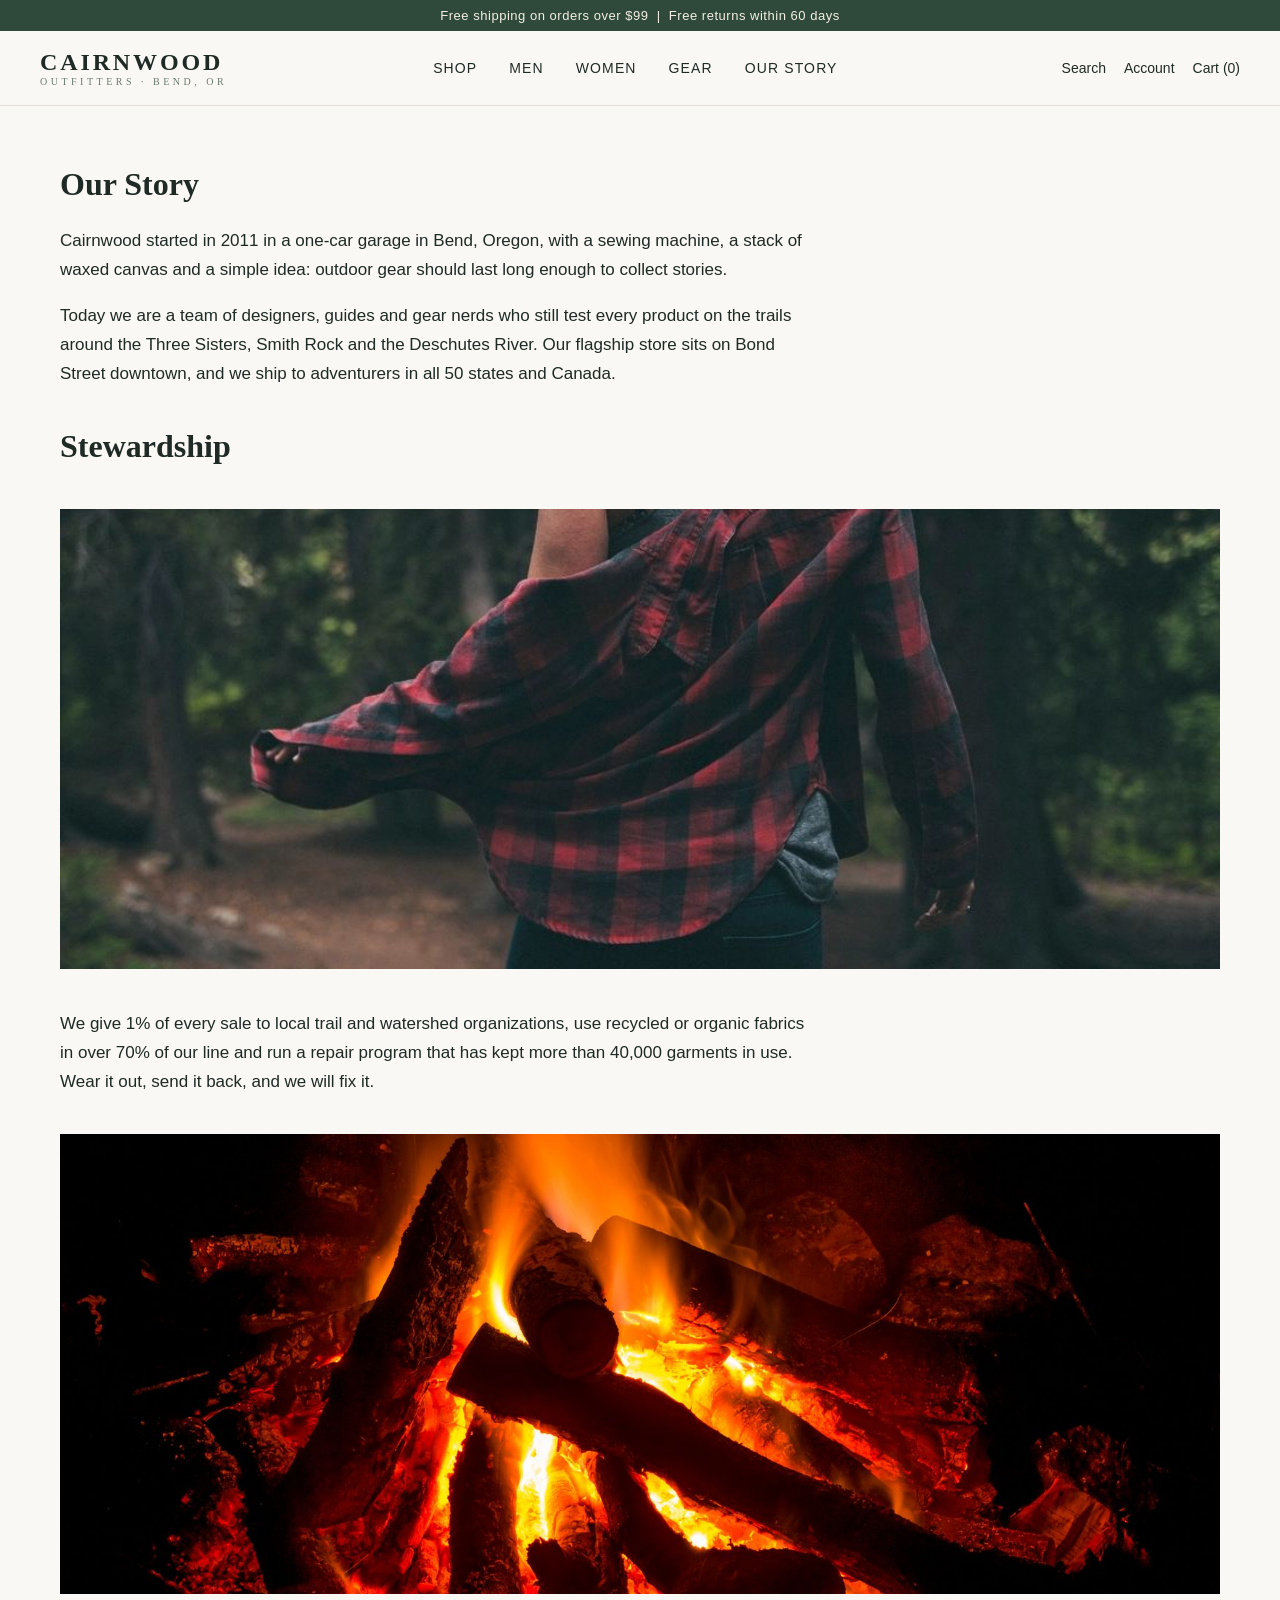
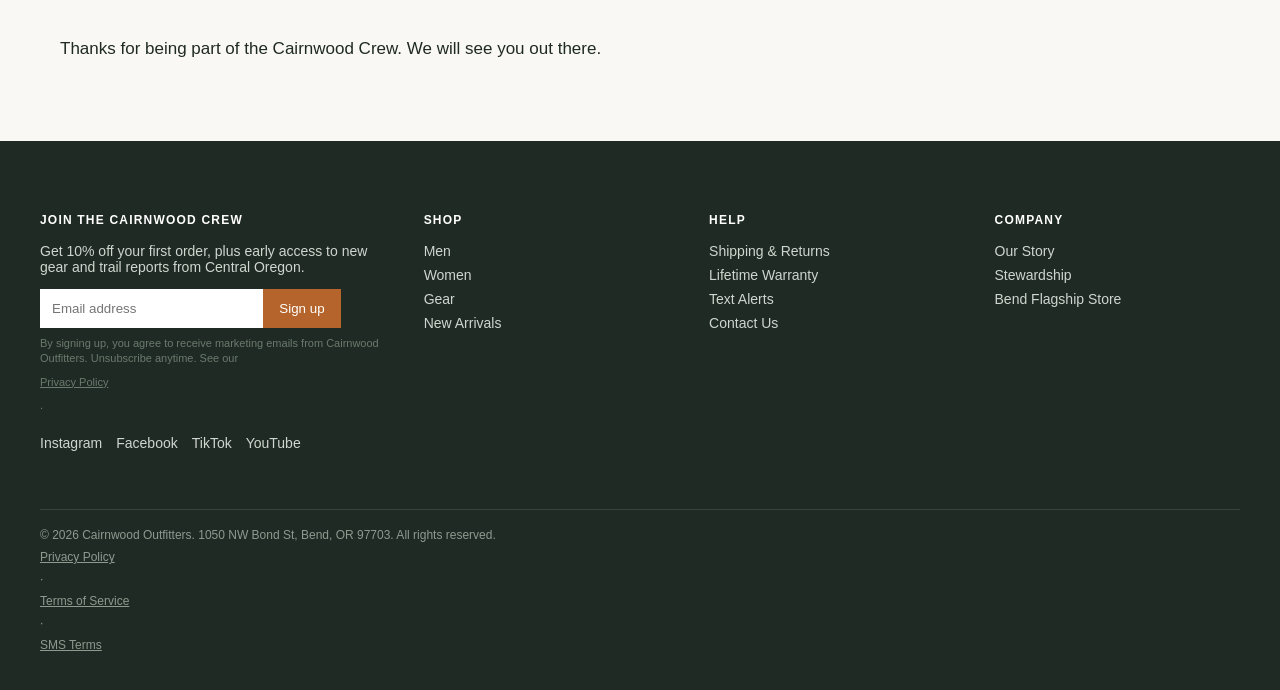
<file: story.html>
<!doctype html><html lang="en"><head><meta charset="utf-8"><meta name="viewport" content="width=device-width,initial-scale=1"><title>Our Story | Cairnwood Outfitters</title><meta name="description" content="Cairnwood Outfitters makes durable outdoor apparel and gear in Bend, Oregon. Free shipping over $99."><link rel="stylesheet" href="style.css"><link rel="icon" href="data:image/svg+xml,<svg xmlns=%22http://www.w3.org/2000/svg%22 viewBox=%220 0 100 100%22><text y=%22.9em%22 font-size=%2290%22>⛰</text></svg>"></head><body>
<div class="ann">Free shipping on orders over $99 &nbsp;|&nbsp; Free returns within 60 days</div>
<header><a class="logo" href="index.html">CAIRNWOOD<small>OUTFITTERS · BEND, OR</small></a><nav><a href="shop.html">Shop</a><a href="shop.html?c=Men">Men</a><a href="shop.html?c=Women">Women</a><a href="shop.html?c=Gear">Gear</a><a href="story.html">Our Story</a></nav><div class="icons"><span>Search</span><span>Account</span><span>Cart (0)</span></div></header><div class="wrap story"><h2>Our Story</h2><p>Cairnwood started in 2011 in a one-car garage in Bend, Oregon, with a sewing machine, a stack of waxed canvas and a simple idea: outdoor gear should last long enough to collect stories.</p><p>Today we are a team of designers, guides and gear nerds who still test every product on the trails around the Three Sisters, Smith Rock and the Deschutes River. Our flagship store sits on Bond Street downtown, and we ship to adventurers in all 50 states and Canada.</p><h2 id="stewardship" style="margin-top:40px">Stewardship</h2><img src="img/story-flannel.jpg" alt="Hiker in a flannel shirt in the forest"><p>We give 1% of every sale to local trail and watershed organizations, use recycled or organic fabrics in over 70% of our line and run a repair program that has kept more than 40,000 garments in use. Wear it out, send it back, and we will fix it.</p><img src="img/campfire.jpg" alt="Campfire"><p>Thanks for being part of the Cairnwood Crew. We will see you out there.</p></div><footer><div class="fcols"><div><h4>Join the Cairnwood Crew</h4><p>Get 10% off your first order, plus early access to new gear and trail reports from Central Oregon.</p><form class="sub" onsubmit="this.innerHTML='<p>Thanks! Check your inbox for your 10% off code.</p>';return false"><input type="email" required placeholder="Email address"><button>Sign up</button></form><p class="consent">By signing up, you agree to receive marketing emails from Cairnwood Outfitters. Unsubscribe anytime. See our <a href="privacy.html">Privacy Policy</a>.</p><p class="social"><a href="https://www.instagram.com/">Instagram</a><a href="https://www.facebook.com/">Facebook</a><a href="https://www.tiktok.com/">TikTok</a><a href="https://www.youtube.com/">YouTube</a></p></div>
<div><h4>Shop</h4><a href="shop.html?c=Men">Men</a><a href="shop.html?c=Women">Women</a><a href="shop.html?c=Gear">Gear</a><a href="shop.html">New Arrivals</a></div>
<div><h4>Help</h4><a href="shipping-returns.html">Shipping &amp; Returns</a><a href="shipping-returns.html#warranty">Lifetime Warranty</a><a href="#" onclick="showSms();return false">Text Alerts</a><a href="mailto:hello@cairnwoodoutfitters.com">Contact Us</a></div>
<div><h4>Company</h4><a href="story.html">Our Story</a><a href="story.html#stewardship">Stewardship</a><a href="story.html">Bend Flagship Store</a></div></div>
<div class="legal">© 2026 Cairnwood Outfitters. 1050 NW Bond St, Bend, OR 97703. All rights reserved. &nbsp; <a href="privacy.html">Privacy Policy</a> · <a href="terms.html">Terms of Service</a> · <a href="sms-terms.html">SMS Terms</a></div></footer>
<div id="sms"><div class="box"><img src="img/trail.jpg" alt="Trail through the forest"><div class="in"><span class="x" onclick="hideSms()">×</span><p style="letter-spacing:.2em;font-size:12px;color:#b5652b">TEXT CLUB</p><h3>Get 15% off when you sign up for texts</h3><p>Be first to know about restocks, trail drops and members-only sales.</p><div id="smsf"><input type="email" placeholder="Email address"><input type="tel" placeholder="Mobile number"><label class="chk"><input type="checkbox" id="smsok"> Yes, send me recurring automated marketing texts. I agree to the <a href="sms-terms.html">SMS Terms</a> and <a href="privacy.html">Privacy Policy</a>.</label><button class="btn" style="width:100%" onclick="if(!document.getElementById('smsok').checked){document.getElementById('smsok').parentNode.style.color='#b5652b';return}document.getElementById('smsf').innerHTML='<p><b>You are in!</b> Reply Y to the text we just sent to confirm and get your 15% off code.</p>';sessionStorage.cw=1">Unlock 15% off</button></div><p class="fine">By signing up, you agree to receive recurring automated marketing texts from Cairnwood Outfitters at the number provided. Consent is not a condition of purchase. Msg and data rates may apply. Msg frequency varies. Reply HELP for help or STOP to cancel. View <a href="sms-terms.html">SMS Terms</a> and <a href="privacy.html">Privacy Policy</a>.</p><a href="#" onclick="hideSms();return false" style="font-size:12px;text-decoration:underline">No thanks</a></div></div></div>
<script src="products.js"></script><script>
function showSms(){document.getElementById('sms').style.display='flex'}function hideSms(){document.getElementById('sms').style.display='none';sessionStorage.cw=1}
if(!sessionStorage.cw)setTimeout(showSms,4000);
function card(p){return `<a class="card" href="product.html?id=${p.id}"><img src="img/${p.id}.jpg" alt="${p.name}" loading="lazy"><h3>${p.name}</h3><p>$${p.price}</p></a>`}
</script><script></script></body></html>
</file>
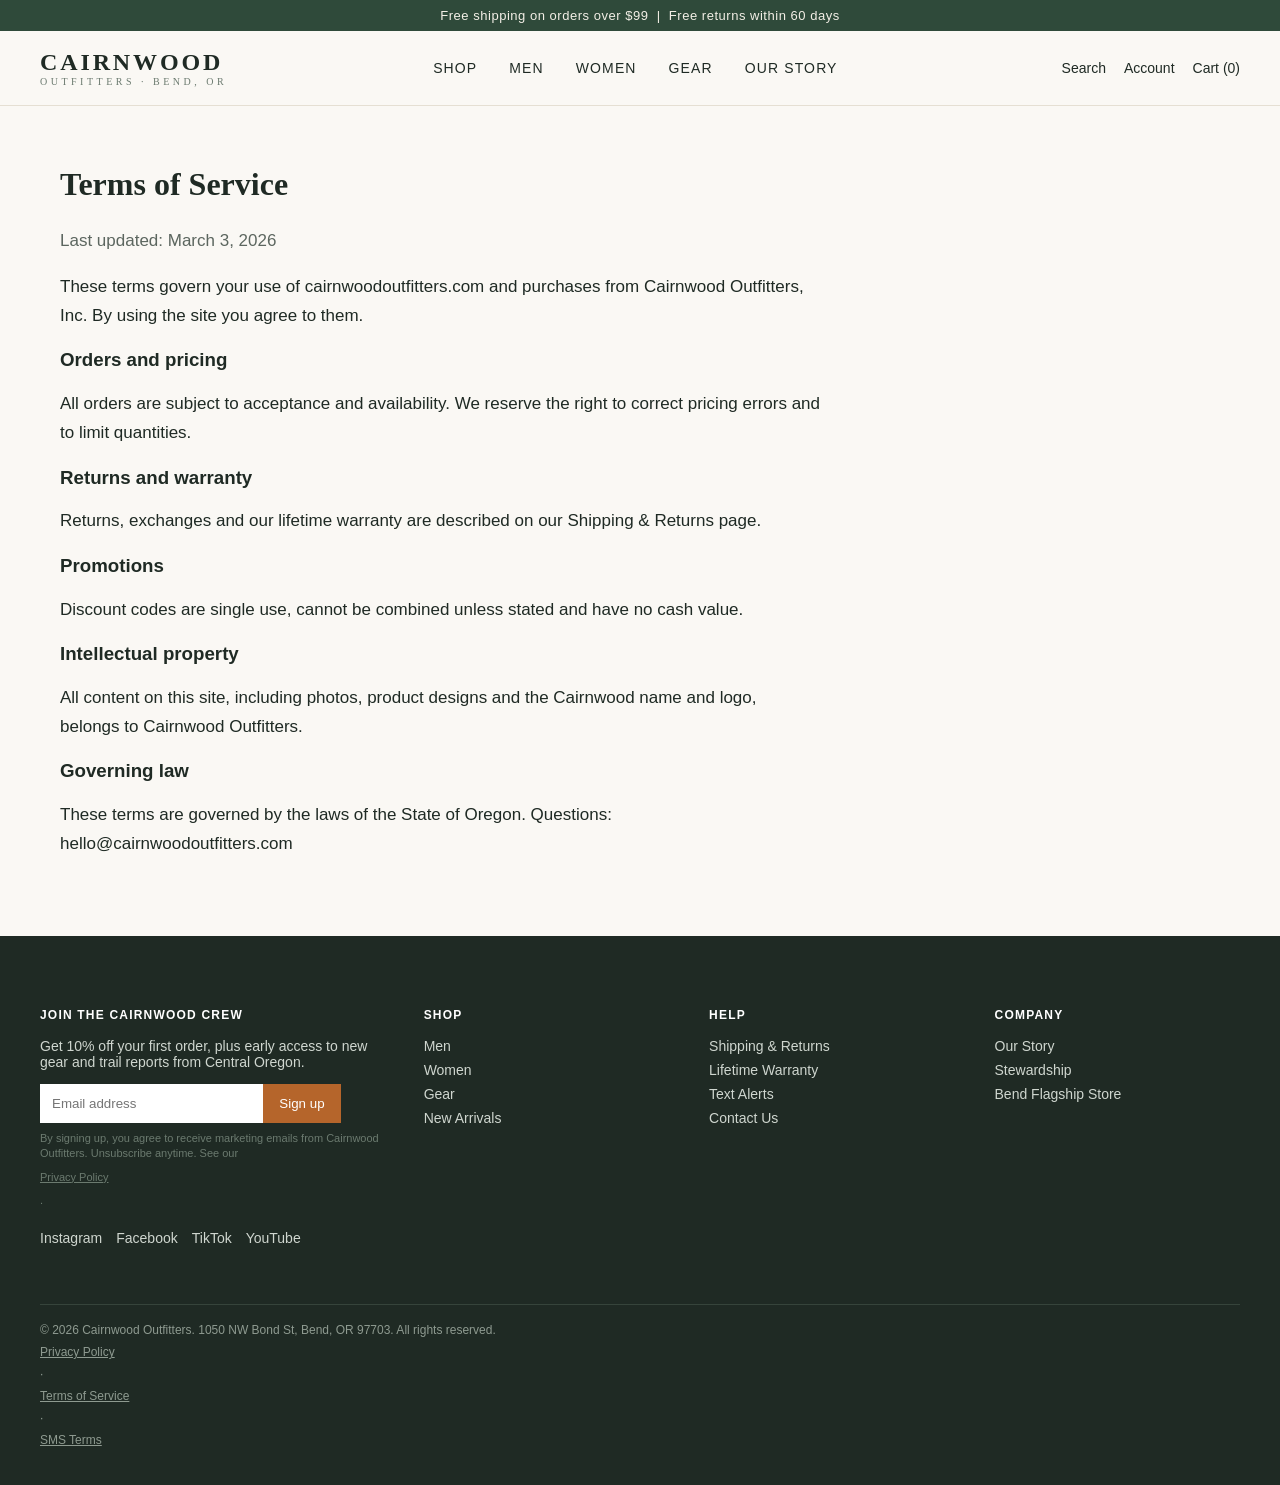
<file: terms.html>
<!doctype html><html lang="en"><head><meta charset="utf-8"><meta name="viewport" content="width=device-width,initial-scale=1"><title>Terms of Service | Cairnwood Outfitters</title><meta name="description" content="Cairnwood Outfitters makes durable outdoor apparel and gear in Bend, Oregon. Free shipping over $99."><link rel="stylesheet" href="style.css"><link rel="icon" href="data:image/svg+xml,<svg xmlns=%22http://www.w3.org/2000/svg%22 viewBox=%220 0 100 100%22><text y=%22.9em%22 font-size=%2290%22>⛰</text></svg>"></head><body>
<div class="ann">Free shipping on orders over $99 &nbsp;|&nbsp; Free returns within 60 days</div>
<header><a class="logo" href="index.html">CAIRNWOOD<small>OUTFITTERS · BEND, OR</small></a><nav><a href="shop.html">Shop</a><a href="shop.html?c=Men">Men</a><a href="shop.html?c=Women">Women</a><a href="shop.html?c=Gear">Gear</a><a href="story.html">Our Story</a></nav><div class="icons"><span>Search</span><span>Account</span><span>Cart (0)</span></div></header><div class="wrap policy"><h2>Terms of Service</h2><p style="color:#5c665f">Last updated: March 3, 2026</p><p>These terms govern your use of cairnwoodoutfitters.com and purchases from Cairnwood Outfitters, Inc. By using the site you agree to them.</p><h3>Orders and pricing</h3><p>All orders are subject to acceptance and availability. We reserve the right to correct pricing errors and to limit quantities.</p><h3>Returns and warranty</h3><p>Returns, exchanges and our lifetime warranty are described on our <a href="shipping-returns.html">Shipping &amp; Returns</a> page.</p><h3>Promotions</h3><p>Discount codes are single use, cannot be combined unless stated and have no cash value.</p><h3>Intellectual property</h3><p>All content on this site, including photos, product designs and the Cairnwood name and logo, belongs to Cairnwood Outfitters.</p><h3>Governing law</h3><p>These terms are governed by the laws of the State of Oregon. Questions: hello@cairnwoodoutfitters.com</p></div><footer><div class="fcols"><div><h4>Join the Cairnwood Crew</h4><p>Get 10% off your first order, plus early access to new gear and trail reports from Central Oregon.</p><form class="sub" onsubmit="this.innerHTML='<p>Thanks! Check your inbox for your 10% off code.</p>';return false"><input type="email" required placeholder="Email address"><button>Sign up</button></form><p class="consent">By signing up, you agree to receive marketing emails from Cairnwood Outfitters. Unsubscribe anytime. See our <a href="privacy.html">Privacy Policy</a>.</p><p class="social"><a href="https://www.instagram.com/">Instagram</a><a href="https://www.facebook.com/">Facebook</a><a href="https://www.tiktok.com/">TikTok</a><a href="https://www.youtube.com/">YouTube</a></p></div>
<div><h4>Shop</h4><a href="shop.html?c=Men">Men</a><a href="shop.html?c=Women">Women</a><a href="shop.html?c=Gear">Gear</a><a href="shop.html">New Arrivals</a></div>
<div><h4>Help</h4><a href="shipping-returns.html">Shipping &amp; Returns</a><a href="shipping-returns.html#warranty">Lifetime Warranty</a><a href="#" onclick="showSms();return false">Text Alerts</a><a href="mailto:hello@cairnwoodoutfitters.com">Contact Us</a></div>
<div><h4>Company</h4><a href="story.html">Our Story</a><a href="story.html#stewardship">Stewardship</a><a href="story.html">Bend Flagship Store</a></div></div>
<div class="legal">© 2026 Cairnwood Outfitters. 1050 NW Bond St, Bend, OR 97703. All rights reserved. &nbsp; <a href="privacy.html">Privacy Policy</a> · <a href="terms.html">Terms of Service</a> · <a href="sms-terms.html">SMS Terms</a></div></footer>
<div id="sms"><div class="box"><img src="img/trail.jpg" alt="Trail through the forest"><div class="in"><span class="x" onclick="hideSms()">×</span><p style="letter-spacing:.2em;font-size:12px;color:#b5652b">TEXT CLUB</p><h3>Get 15% off when you sign up for texts</h3><p>Be first to know about restocks, trail drops and members-only sales.</p><div id="smsf"><input type="email" placeholder="Email address"><input type="tel" placeholder="Mobile number"><label class="chk"><input type="checkbox" id="smsok"> Yes, send me recurring automated marketing texts. I agree to the <a href="sms-terms.html">SMS Terms</a> and <a href="privacy.html">Privacy Policy</a>.</label><button class="btn" style="width:100%" onclick="if(!document.getElementById('smsok').checked){document.getElementById('smsok').parentNode.style.color='#b5652b';return}document.getElementById('smsf').innerHTML='<p><b>You are in!</b> Reply Y to the text we just sent to confirm and get your 15% off code.</p>';sessionStorage.cw=1">Unlock 15% off</button></div><p class="fine">By signing up, you agree to receive recurring automated marketing texts from Cairnwood Outfitters at the number provided. Consent is not a condition of purchase. Msg and data rates may apply. Msg frequency varies. Reply HELP for help or STOP to cancel. View <a href="sms-terms.html">SMS Terms</a> and <a href="privacy.html">Privacy Policy</a>.</p><a href="#" onclick="hideSms();return false" style="font-size:12px;text-decoration:underline">No thanks</a></div></div></div>
<script src="products.js"></script><script>
function showSms(){document.getElementById('sms').style.display='flex'}function hideSms(){document.getElementById('sms').style.display='none';sessionStorage.cw=1}
if(!sessionStorage.cw)setTimeout(showSms,4000);
function card(p){return `<a class="card" href="product.html?id=${p.id}"><img src="img/${p.id}.jpg" alt="${p.name}" loading="lazy"><h3>${p.name}</h3><p>$${p.price}</p></a>`}
</script><script></script></body></html>
</file>
<file: style.css>
*{box-sizing:border-box}body{margin:0;font-family:'Helvetica Neue',Arial,sans-serif;color:#1f2a24;background:#faf8f4}a{color:inherit;text-decoration:none}
.ann{background:#2f4a3a;color:#f3efe6;text-align:center;font-size:13px;padding:8px;letter-spacing:.04em}
header{display:flex;align-items:center;justify-content:space-between;padding:18px 40px;background:#faf8f4;border-bottom:1px solid #e5dfd3;position:sticky;top:0;z-index:5}
.logo{font-family:Georgia,serif;font-size:24px;letter-spacing:.12em;font-weight:bold}.logo small{display:block;font-size:10px;letter-spacing:.35em;font-weight:normal;color:#6b7a6f}
nav a{margin:0 16px;font-size:14px;text-transform:uppercase;letter-spacing:.08em}nav a:hover{color:#b5652b}.icons{font-size:14px}.icons span{margin-left:18px}
.hero{height:78vh;background:url(img/hero.jpg) center/cover;display:flex;align-items:flex-end;padding:60px;color:#fff;position:relative}.hero:before{content:'';position:absolute;inset:0;background:linear-gradient(transparent 40%,rgba(0,0,0,.55))}
.hero div{position:relative;max-width:560px}.hero h1{font-family:Georgia,serif;font-size:54px;margin:0 0 12px}.hero p{font-size:18px}
.btn{display:inline-block;background:#b5652b;color:#fff;padding:14px 30px;text-transform:uppercase;letter-spacing:.1em;font-size:13px;border:0;cursor:pointer}.btn.dark{background:#2f4a3a}
.wrap{max-width:1240px;margin:0 auto;padding:60px 40px}h2{font-family:Georgia,serif;font-size:32px;margin:0 0 24px}
.grid{display:grid;grid-template-columns:repeat(auto-fill,minmax(260px,1fr));gap:28px}.card img{width:100%;aspect-ratio:4/5;object-fit:cover;background:#eee}.card h3{font-size:15px;margin:12px 0 4px;font-weight:600}.card p{margin:0;color:#5c665f}
.tiles{display:grid;grid-template-columns:repeat(3,1fr);gap:20px}.tile{height:380px;background-size:cover;background-position:center;display:flex;align-items:flex-end;padding:24px;color:#fff;font-family:Georgia,serif;font-size:28px;text-shadow:0 2px 8px rgba(0,0,0,.6)}
.band{background:#2f4a3a;color:#f3efe6;text-align:center;padding:70px 20px}.band p{max-width:640px;margin:0 auto 24px;font-size:18px;line-height:1.6}
.pdp{display:grid;grid-template-columns:1.2fr 1fr;gap:56px}.pdp img{width:100%;object-fit:cover}.sizes button{border:1px solid #1f2a24;background:none;padding:10px 16px;margin:4px;cursor:pointer}.sizes button.on{background:#1f2a24;color:#fff}
.story img{width:100%;height:460px;object-fit:cover;margin:20px 0}.story p,.policy p,.policy li{font-size:17px;line-height:1.7;max-width:760px}
footer{background:#1f2a24;color:#cfd6cf;padding:56px 40px 30px;font-size:14px}.fcols{display:grid;grid-template-columns:1.4fr 1fr 1fr 1fr;gap:40px;max-width:1240px;margin:0 auto}footer h4{color:#fff;text-transform:uppercase;letter-spacing:.1em;font-size:12px}footer a{display:block;margin:8px 0}
.sub input{padding:12px;width:65%;border:0}.sub button{padding:12px 16px;background:#b5652b;color:#fff;border:0;cursor:pointer}.social a{display:inline-block;margin-right:14px}
.legal{max-width:1240px;margin:36px auto 0;border-top:1px solid #36443b;padding-top:18px;font-size:12px;color:#8e9a90}
#sms{position:fixed;inset:0;background:rgba(0,0,0,.5);display:none;align-items:center;justify-content:center;z-index:20}#sms .box{background:#faf8f4;display:grid;grid-template-columns:1fr 1fr;max-width:760px;width:92%}#sms .box img{width:100%;height:100%;object-fit:cover}#sms .in{padding:36px;position:relative}#sms h3{font-family:Georgia,serif;font-size:30px;margin:0 0 8px}#sms input{width:100%;padding:12px;margin:8px 0;border:1px solid #bbb}#sms .x{position:absolute;right:14px;top:10px;cursor:pointer;font-size:22px}.legal a{color:inherit;text-decoration:underline}.consent{font-size:11px;color:#6b7a6f;line-height:1.4;margin-top:8px}.consent a{color:inherit;text-decoration:underline}#sms label.chk{display:flex;gap:8px;align-items:flex-start;font-size:11px;line-height:1.4;margin:6px 0 10px;text-align:left}#sms label.chk input{width:auto;margin:2px 0 0}#sms .fine a{color:inherit}#sms .fine{font-size:10px;color:#6b7a6f;line-height:1.4}
@media(max-width:800px){.tiles,.pdp,.fcols,#sms .box{grid-template-columns:1fr}nav{display:none}.hero h1{font-size:36px}}
</file>
